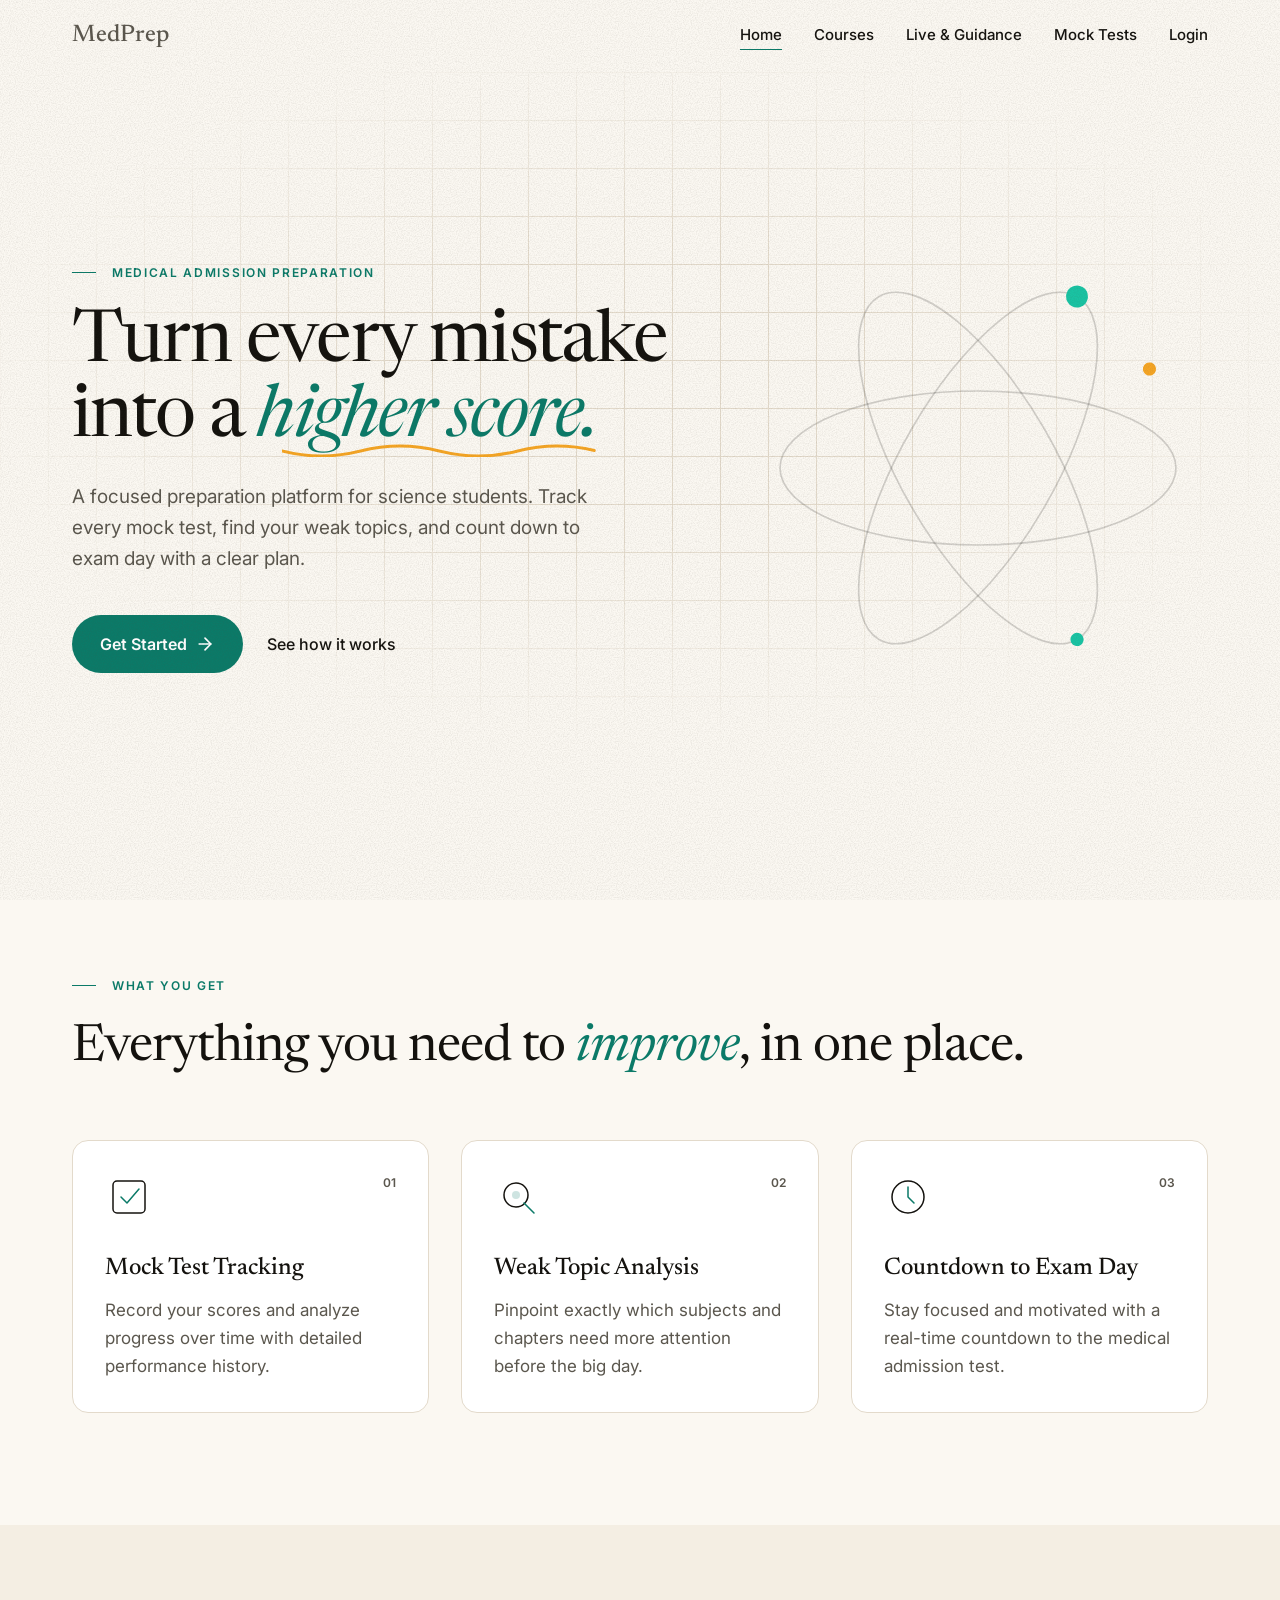
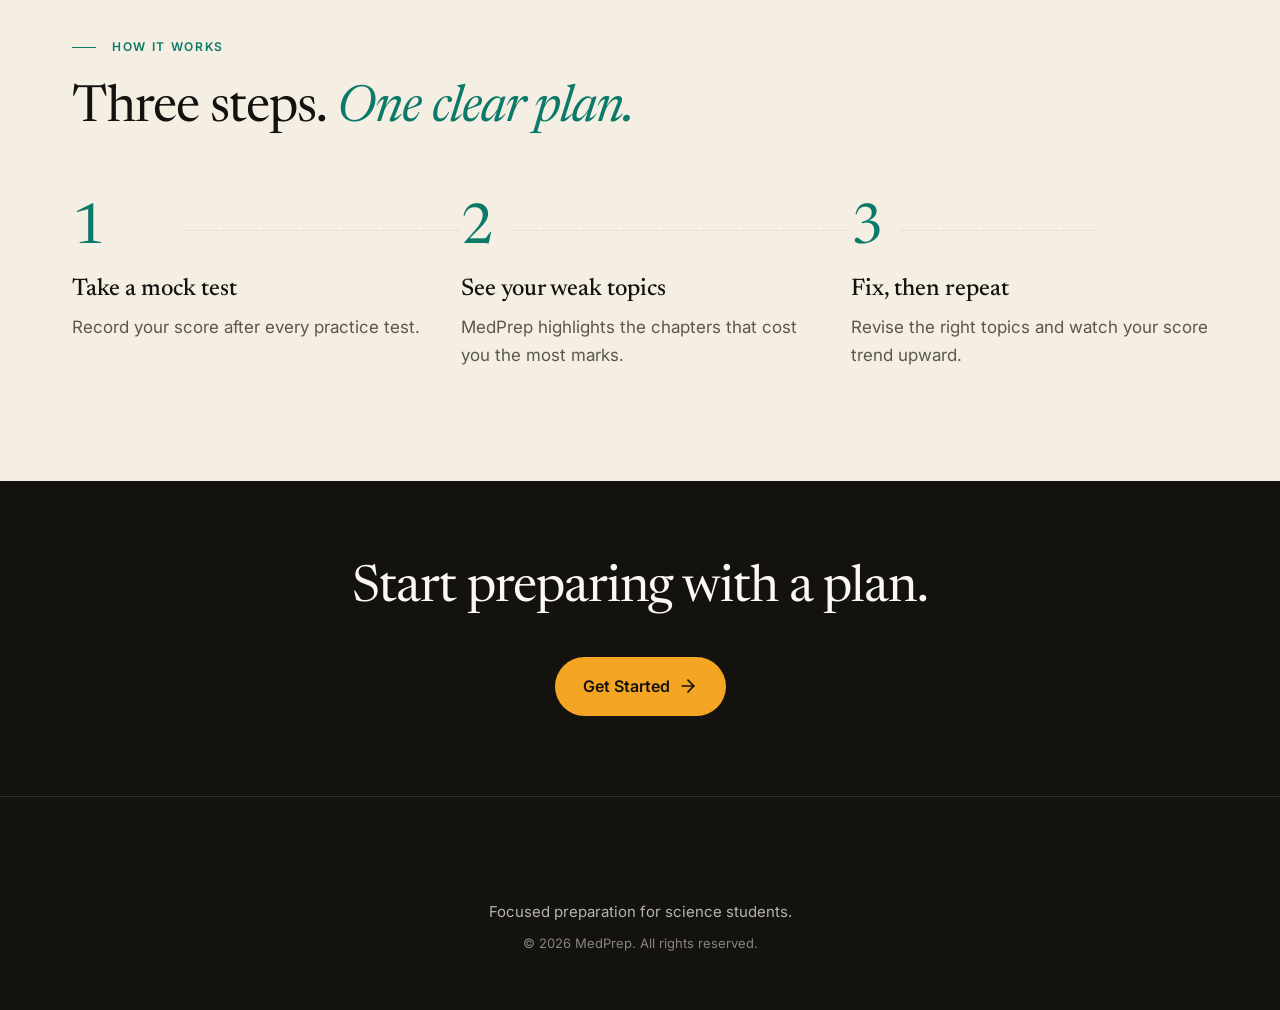
<file: index.html>
<!DOCTYPE html>
<html lang="en">
<head>
  <meta charset="UTF-8">
  <meta name="viewport" content="width=device-width, initial-scale=1.0">
  <meta name="theme-color" content="#FBF8F2">
  <title>MedPrep - Focused preparation for science students</title>

  <!-- Preconnect to Google Fonts -->
  <link rel="preconnect" href="https://fonts.googleapis.com">
  <link rel="preconnect" href="https://fonts.gstatic.com" crossorigin>
  <link href="https://fonts.googleapis.com/css2?family=Inter:wght@400;500;600&family=Newsreader:ital,opsz,wght@0,6..72,400;0,6..72,500;1,6..72,400;1,6..72,500&display=swap" rel="stylesheet">

  <link rel="stylesheet" href="style.css">
</head>
<body>
  <!-- Skip to content -->
  <a href="#main-content" class="skip-link">Skip to content</a>

  <!-- Header -->
  <header id="main-header">
    <div class="container header-inner">
      <a href="index.html" class="wordmark" style="text-decoration: none; color: inherit;">MedPrep</a>

      <!-- Mobile menu toggle -->
      <button class="menu-toggle" aria-expanded="false" aria-controls="main-nav" aria-label="Toggle menu">
        <svg xmlns="http://www.w3.org/2000/svg" width="24" height="24" viewBox="0 0 24 24" fill="none" stroke="currentColor" stroke-width="2" stroke-linecap="round" stroke-linejoin="round">
          <line x1="3" y1="12" x2="21" y2="12"></line>
          <line x1="3" y1="6" x2="21" y2="6"></line>
          <line x1="3" y1="18" x2="21" y2="18"></line>
        </svg>
      </button>

      <!-- Navigation -->
      <nav id="main-nav" aria-label="Main Navigation">
        <ul class="nav-links">
          <li><a href="index.html" aria-current="page">Home</a></li>
          <li><a href="courses.html">Courses</a></li>
          <li><a href="live.html">Live & Guidance</a></li>
          <li><a href="#">Mock Tests</a></li>
          <li><a href="#">Login</a></li>
        </ul>
      </nav>
    </div>
  </header>

  <!-- Main Content -->
  <main id="main-content">

    <!-- Hero Section -->
    <section class="hero" aria-labelledby="hero-heading">
      <div class="hero-bg" aria-hidden="true"></div>
      <div class="container hero-grid">

        <!-- Hero Text Column -->
        <div class="hero-content">
          <div class="eyebrow hero-fade">Medical admission preparation</div>
          <h1 id="hero-heading">
            <span class="h1-line-wrapper"><span class="h1-line">Turn every mistake</span></span>
            <span class="h1-line-wrapper">
              <span class="h1-line" style="position: relative;">
                into a <em>higher score.</em>
                <!-- Wavy underline -->
                <svg class="wavy-underline" xmlns="http://www.w3.org/2000/svg" viewBox="0 0 400 20" preserveAspectRatio="none" aria-hidden="true" height="20">
                  <path class="wavy-path" d="M0 10 Q 50 20, 100 10 T 200 10 T 300 10 T 400 10" fill="none" stroke="var(--highlight)" stroke-width="3" stroke-linecap="round" />
                </svg>
              </span>
            </span>
          </h1>
          <p class="hero-subline hero-fade">
            A focused preparation platform for science students. Track every mock test, find your weak topics, and count down to exam day with a clear plan.
          </p>
          <div class="hero-actions hero-fade">
            <a href="courses.html" class="btn btn-primary">
              Get Started
              <svg xmlns="http://www.w3.org/2000/svg" width="20" height="20" viewBox="0 0 24 24" fill="none" stroke="currentColor" stroke-width="2" stroke-linecap="round" stroke-linejoin="round" aria-hidden="true">
                <line x1="5" y1="12" x2="19" y2="12"></line>
                <polyline points="12 5 19 12 12 19"></polyline>
              </svg>
            </a>
            <a href="#how-it-works" class="link-quiet">See how it works</a>
          </div>
        </div>

        <!-- Hero Graphic Column -->
        <div class="orbit-wrapper" aria-hidden="true">
          <svg class="orbit-svg" viewBox="0 0 400 400" xmlns="http://www.w3.org/2000/svg">
            <!-- Ellipses -->
            <ellipse cx="200" cy="200" rx="180" ry="70" fill="none" stroke="var(--ink)" stroke-width="1.5" stroke-opacity="0.18" />
            <ellipse cx="200" cy="200" rx="180" ry="70" fill="none" stroke="var(--ink)" stroke-width="1.5" stroke-opacity="0.18" transform="rotate(60 200 200)" />
            <ellipse cx="200" cy="200" rx="180" ry="70" fill="none" stroke="var(--ink)" stroke-width="1.5" stroke-opacity="0.18" transform="rotate(120 200 200)" />
            <!-- Dots -->
            <!-- Orbit 1 dot -->
            <circle cx="380" cy="200" r="6" fill="var(--accent-bright)" transform="rotate(60 200 200)" />
            <!-- Orbit 2 dot -->
            <circle cx="200" cy="20" r="6" fill="var(--highlight)" transform="rotate(60 200 200)" />
            <!-- Orbit 3 dot -->
            <circle cx="20" cy="200" r="10" fill="var(--accent-bright)" transform="rotate(120 200 200)" />
          </svg>
        </div>

      </div>
    </section>

    <!-- Features Section -->
    <section class="features" aria-labelledby="features-heading">
      <div class="container">
        <div class="features-header reveal" style="--d: 0">
          <div class="eyebrow">What you get</div>
          <h2 id="features-heading">Everything you need to <em>improve</em>, in one place.</h2>
        </div>

        <div class="features-grid">
          <!-- Feature 1 -->
          <div class="feature-card reveal" style="--d: 1">
            <div class="feature-number">01</div>
            <svg class="feature-icon" viewBox="0 0 48 48" fill="none" xmlns="http://www.w3.org/2000/svg" aria-hidden="true">
              <!-- Checklist box with tick -->
              <rect x="8" y="8" width="32" height="32" rx="4" stroke="var(--ink)" stroke-width="1.5" />
              <path class="tick-path" d="M16 24 L22 30 L34 16" stroke="var(--accent)" stroke-width="1.5" stroke-linecap="round" stroke-linejoin="round" stroke-dasharray="40" stroke-dashoffset="40" />
            </svg>
            <h3>Mock Test Tracking</h3>
            <p>Record your scores and analyze progress over time with detailed performance history.</p>
          </div>

          <!-- Feature 2 -->
          <div class="feature-card reveal" style="--d: 2">
            <div class="feature-number">02</div>
            <svg class="feature-icon magnifier-glass" viewBox="0 0 48 48" fill="none" xmlns="http://www.w3.org/2000/svg" aria-hidden="true">
              <!-- Magnifying glass -->
              <circle cx="22" cy="22" r="12" stroke="var(--ink)" stroke-width="1.5" />
              <line x1="30" y1="30" x2="40" y2="40" stroke="var(--accent)" stroke-width="1.5" stroke-linecap="round" />
              <circle cx="22" cy="22" r="4" fill="var(--accent)" opacity="0.2" />
            </svg>
            <h3>Weak Topic Analysis</h3>
            <p>Pinpoint exactly which subjects and chapters need more attention before the big day.</p>
          </div>

          <!-- Feature 3 -->
          <div class="feature-card reveal" style="--d: 3">
            <div class="feature-number">03</div>
            <svg class="feature-icon" viewBox="0 0 48 48" fill="none" xmlns="http://www.w3.org/2000/svg" aria-hidden="true">
              <!-- Clock -->
              <circle cx="24" cy="24" r="16" stroke="var(--ink)" stroke-width="1.5" />
              <path class="clock-hand" d="M24 14 V24 L30 30" stroke="var(--accent)" stroke-width="1.5" stroke-linecap="round" stroke-linejoin="round" />
            </svg>
            <h3>Countdown to Exam Day</h3>
            <p>Stay focused and motivated with a real-time countdown to the medical admission test.</p>
          </div>
        </div>
      </div>
    </section>

    <!-- How it works Section -->
    <section id="how-it-works" class="how-it-works" aria-labelledby="how-it-works-heading">
      <div class="container">
        <div class="reveal" style="--d: 0">
          <div class="eyebrow">How it works</div>
          <h2 id="how-it-works-heading">Three steps. <em>One clear plan.</em></h2>
        </div>

        <div class="steps-container">
          <div class="steps-line" aria-hidden="true"></div>
          <div class="steps-grid">

            <!-- Step 1 -->
            <div class="step reveal" style="--d: 1">
              <div class="step-number">1</div>
              <h3>Take a mock test</h3>
              <p>Record your score after every practice test.</p>
            </div>

            <!-- Step 2 -->
            <div class="step reveal" style="--d: 2">
              <div class="step-number">2</div>
              <h3>See your weak topics</h3>
              <p>MedPrep highlights the chapters that cost you the most marks.</p>
            </div>

            <!-- Step 3 -->
            <div class="step reveal" style="--d: 3">
              <div class="step-number">3</div>
              <h3>Fix, then repeat</h3>
              <p>Revise the right topics and watch your score trend upward.</p>
            </div>

          </div>
        </div>
      </div>
    </section>

    <!-- CTA Band -->
    <section class="cta-band" aria-labelledby="cta-heading">
      <div class="container reveal">
        <h2 id="cta-heading">Start preparing with a plan.</h2>
        <a href="courses.html" class="btn btn-highlight">
          Get Started
          <svg xmlns="http://www.w3.org/2000/svg" width="20" height="20" viewBox="0 0 24 24" fill="none" stroke="currentColor" stroke-width="2" stroke-linecap="round" stroke-linejoin="round" aria-hidden="true">
            <line x1="5" y1="12" x2="19" y2="12"></line>
            <polyline points="12 5 19 12 12 19"></polyline>
          </svg>
        </a>
      </div>
    </section>
  </main>

  <!-- Footer -->
  <footer>
    <div class="container">
      <div class="wordmark"><a href="index.html">MedPrep</a></div>
      <p>Focused preparation for science students.</p>
      <p class="copyright">© 2026 MedPrep. All rights reserved.</p>
    </div>
  </footer>

  <script src="script.js"></script>
</body>
</html>
</file>
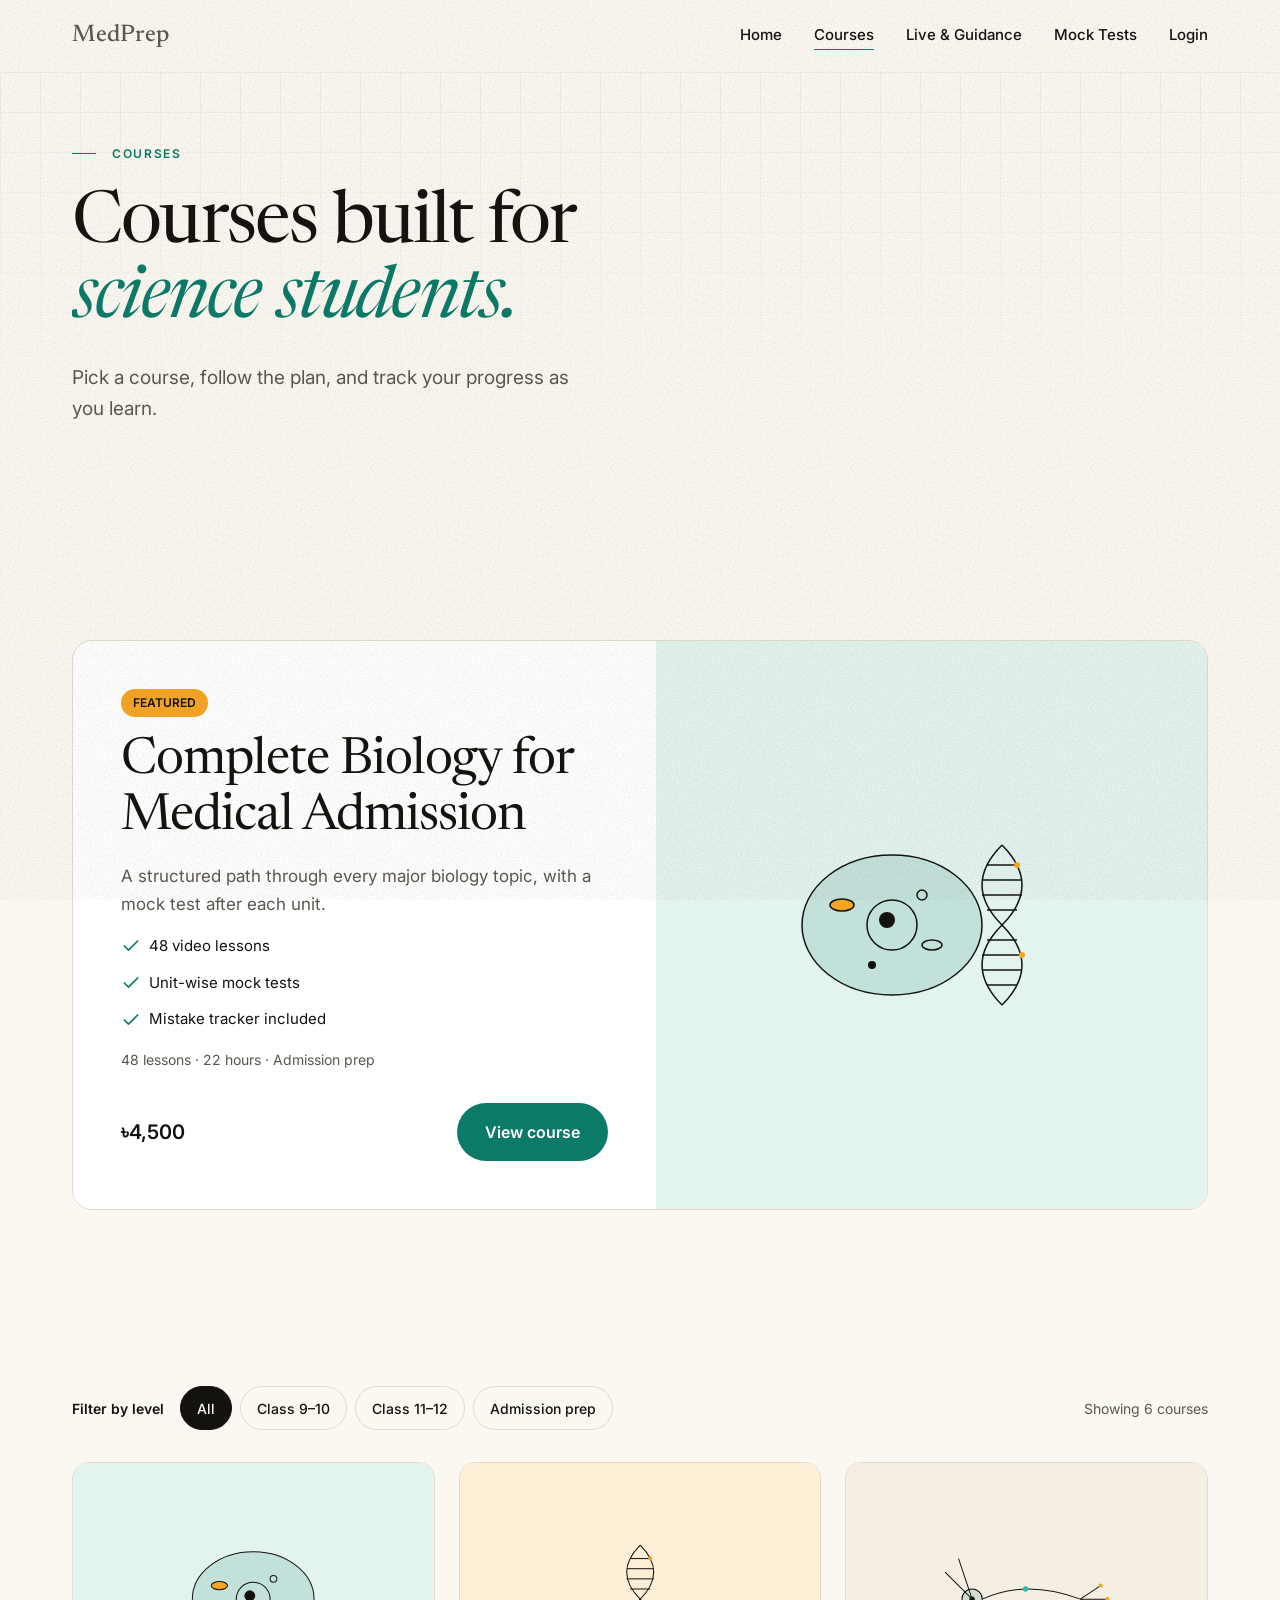
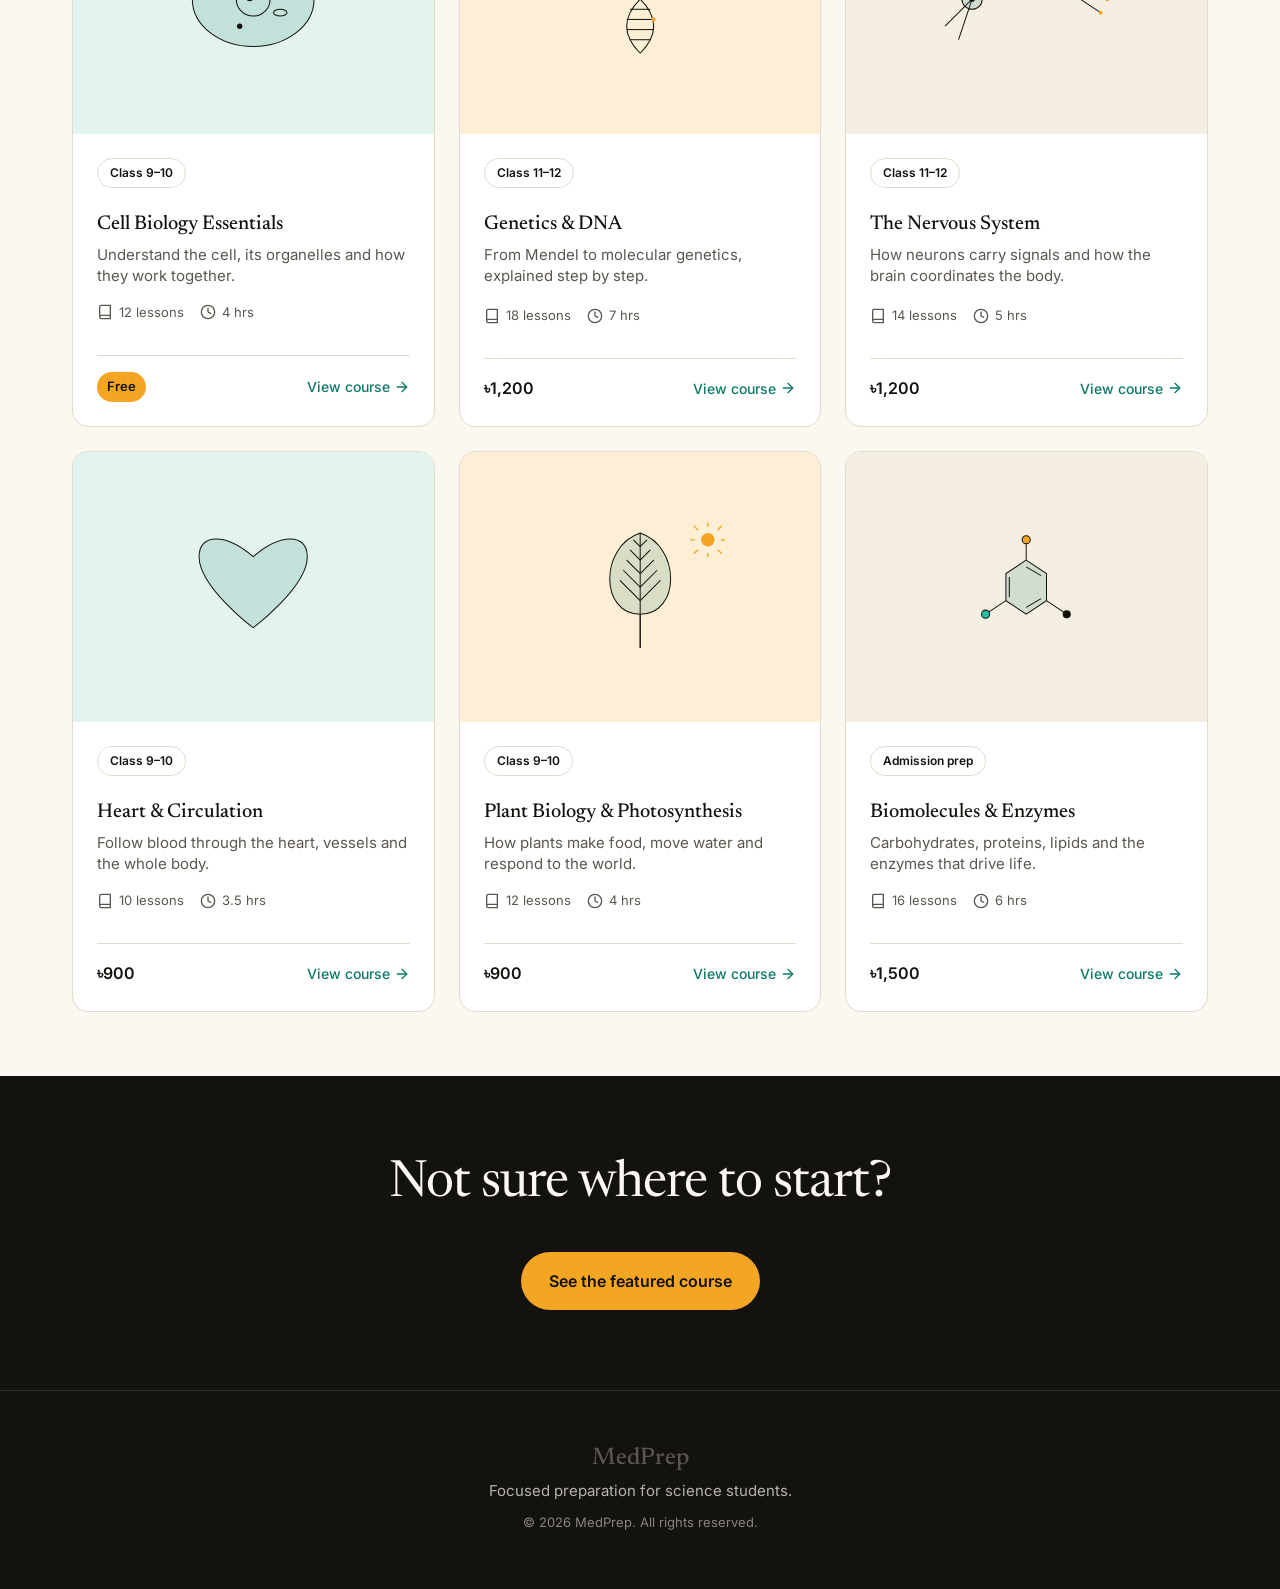
<file: courses.html>
<!DOCTYPE html>
<html lang="en">
<head>
  <meta charset="UTF-8">
  <meta name="viewport" content="width=device-width, initial-scale=1.0">
  <meta name="theme-color" content="#FBF8F2">
  <title>MedPrep - Courses</title>

  <!-- Preconnect to Google Fonts -->
  <link rel="preconnect" href="https://fonts.googleapis.com">
  <link rel="preconnect" href="https://fonts.gstatic.com" crossorigin>
  <link href="https://fonts.googleapis.com/css2?family=Inter:wght@400;500;600&family=Newsreader:ital,opsz,wght@0,6..72,400;0,6..72,500;1,6..72,400;1,6..72,500&display=swap" rel="stylesheet">

  <link rel="stylesheet" href="style.css">
</head>
<body>
  <!-- Skip to content -->
  <a href="#main-content" class="skip-link">Skip to content</a>

  <!-- Header -->
  <header id="main-header">
    <div class="container header-inner">
      <a href="index.html" class="wordmark" style="text-decoration: none; color: inherit;">MedPrep</a>

      <!-- Mobile menu toggle -->
      <button class="menu-toggle" aria-expanded="false" aria-controls="main-nav" aria-label="Toggle menu">
        <svg xmlns="http://www.w3.org/2000/svg" width="24" height="24" viewBox="0 0 24 24" fill="none" stroke="currentColor" stroke-width="2" stroke-linecap="round" stroke-linejoin="round">
          <line x1="3" y1="12" x2="21" y2="12"></line>
          <line x1="3" y1="6" x2="21" y2="6"></line>
          <line x1="3" y1="18" x2="21" y2="18"></line>
        </svg>
      </button>

      <!-- Navigation -->
      <nav id="main-nav" aria-label="Main Navigation">
        <ul class="nav-links">
          <li><a href="index.html">Home</a></li>
          <li><a href="courses.html" aria-current="page">Courses</a></li>
          <li><a href="live.html">Live & Guidance</a></li>
          <li><a href="#">Mock Tests</a></li>
          <li><a href="#">Login</a></li>
        </ul>
      </nav>
    </div>
  </header>

  <!-- Main Content -->
  <main id="main-content">
    <!-- Page Intro -->
    <section class="page-hero" aria-labelledby="hero-heading">
      <div class="hero-bg" aria-hidden="true"></div>
      <div class="container hero-grid">
        <div class="hero-content">
          <div class="eyebrow hero-fade">Courses</div>
          <h1 id="hero-heading">
            <span class="h1-line-wrapper"><span class="h1-line">Courses built for</span></span>
            <span class="h1-line-wrapper">
              <span class="h1-line" style="position: relative;">
                <em>science students.</em>
              </span>
            </span>
          </h1>
          <p class="hero-subline hero-fade" style="max-width: 520px;">
            Pick a course, follow the plan, and track your progress as you learn.
          </p>
        </div>
      </div>
    </section>

    <!-- Featured Course -->
    <section id="featured" aria-labelledby="featured-heading">
      <div class="container reveal" style="--d: 1;">
        <div class="featured-card">
          <div class="featured-text">
            <div class="featured-pill">Featured</div>
            <h2 id="featured-heading">Complete Biology for Medical Admission</h2>
            <p>A structured path through every major biology topic, with a mock test after each unit.</p>
            <ul class="featured-checks">
              <li>
                <svg viewBox="0 0 24 24" fill="none" stroke="currentColor" stroke-width="2" stroke-linecap="round" stroke-linejoin="round" aria-hidden="true"><polyline points="20 6 9 17 4 12"></polyline></svg>
                48 video lessons
              </li>
              <li>
                <svg viewBox="0 0 24 24" fill="none" stroke="currentColor" stroke-width="2" stroke-linecap="round" stroke-linejoin="round" aria-hidden="true"><polyline points="20 6 9 17 4 12"></polyline></svg>
                Unit-wise mock tests
              </li>
              <li>
                <svg viewBox="0 0 24 24" fill="none" stroke="currentColor" stroke-width="2" stroke-linecap="round" stroke-linejoin="round" aria-hidden="true"><polyline points="20 6 9 17 4 12"></polyline></svg>
                Mistake tracker included
              </li>
            </ul>
            <div class="meta-row">48 lessons · 22 hours · Admission prep</div>
            <div class="featured-footer">
              <div class="price">৳4,500</div>
              <a href="#" class="btn btn-primary">View course</a>
            </div>
          </div>
          <div class="featured-illustration" style="background-color: var(--tint-teal);" aria-hidden="true">
            <svg viewBox="0 0 320 240" xmlns="http://www.w3.org/2000/svg" class="ill-featured">
              <!-- Cell (left side) -->
              <g transform="translate(-40, 0)">
                <ellipse cx="160" cy="120" rx="90" ry="70" fill="var(--accent)" fill-opacity="0.15" stroke="var(--ink)" stroke-width="1.5" />
                <circle cx="160" cy="120" r="25" fill="none" stroke="var(--ink)" stroke-width="1.5" />
                <circle cx="155" cy="115" r="8" fill="var(--ink)" />
                <ellipse cx="110" cy="100" rx="12" ry="6" fill="var(--highlight)" stroke="var(--ink)" stroke-width="1.5" class="anim-drift" style="animation-delay: 0s;" />
                <ellipse cx="200" cy="140" rx="10" ry="5" fill="none" stroke="var(--ink)" stroke-width="1.5" class="anim-drift" style="animation-delay: -2s;" />
                <circle cx="140" cy="160" r="4" fill="var(--ink)" class="anim-drift" style="animation-delay: -4s;" />
                <circle cx="190" cy="90" r="5" fill="none" stroke="var(--ink)" stroke-width="1.5" class="anim-drift" style="animation-delay: -1s;" />
              </g>
              <!-- DNA (right side) -->
              <g transform="translate(70, 0)" class="anim-float">
                <path d="M160 40 Q200 80 160 120 T160 200" fill="none" stroke="var(--ink)" stroke-width="1.5" />
                <path d="M160 40 Q120 80 160 120 T160 200" fill="none" stroke="var(--ink)" stroke-width="1.5" />
                <line x1="145" y1="60" x2="175" y2="60" stroke="var(--ink)" stroke-width="1.5" />
                <line x1="140" y1="75" x2="180" y2="75" stroke="var(--ink)" stroke-width="1.5" />
                <line x1="140" y1="90" x2="180" y2="90" stroke="var(--ink)" stroke-width="1.5" />
                <line x1="145" y1="105" x2="175" y2="105" stroke="var(--ink)" stroke-width="1.5" />
                <line x1="145" y1="135" x2="175" y2="135" stroke="var(--ink)" stroke-width="1.5" />
                <line x1="140" y1="150" x2="180" y2="150" stroke="var(--ink)" stroke-width="1.5" />
                <line x1="140" y1="165" x2="180" y2="165" stroke="var(--ink)" stroke-width="1.5" />
                <line x1="145" y1="180" x2="175" y2="180" stroke="var(--ink)" stroke-width="1.5" />
                <circle cx="175" cy="60" r="3" fill="var(--highlight)" />
                <circle cx="180" cy="150" r="3" fill="var(--highlight)" />
              </g>
            </svg>
          </div>
        </div>
      </div>
    </section>

    <!-- Courses List Section -->
    <section class="courses-list">
      <div class="container">
        <div class="filter-row">
          <span class="filter-label" id="filter-label">Filter by level</span>
          <div class="filter-chips" role="group" aria-labelledby="filter-label">
            <button type="button" class="chip" aria-pressed="true" data-filter="all">All</button>
            <button type="button" class="chip" aria-pressed="false" data-filter="Class 9–10">Class 9–10</button>
            <button type="button" class="chip" aria-pressed="false" data-filter="Class 11–12">Class 11–12</button>
            <button type="button" class="chip" aria-pressed="false" data-filter="Admission prep">Admission prep</button>
          </div>
          <div class="filter-count" aria-live="polite">Showing 6 courses</div>
        </div>

        <div class="course-grid">
          <!-- Card 1 -->
          <article class="course-card reveal" style="--d: 1;" data-level="Class 9–10">
            <div class="card-thumb" style="background-color: var(--tint-teal);" aria-hidden="true">
              <svg viewBox="0 0 320 240" xmlns="http://www.w3.org/2000/svg">
                <ellipse cx="160" cy="120" rx="90" ry="70" fill="var(--accent)" fill-opacity="0.15" stroke="var(--ink)" stroke-width="1.5" />
                <circle cx="160" cy="120" r="25" fill="none" stroke="var(--ink)" stroke-width="1.5" />
                <circle cx="155" cy="115" r="8" fill="var(--ink)" />
                <ellipse cx="110" cy="100" rx="12" ry="6" fill="var(--highlight)" stroke="var(--ink)" stroke-width="1.5" class="anim-drift" style="animation-delay: 0s;" />
                <ellipse cx="200" cy="140" rx="10" ry="5" fill="none" stroke="var(--ink)" stroke-width="1.5" class="anim-drift" style="animation-delay: -2s;" />
                <circle cx="140" cy="160" r="4" fill="var(--ink)" class="anim-drift" style="animation-delay: -4s;" />
                <circle cx="190" cy="90" r="5" fill="none" stroke="var(--ink)" stroke-width="1.5" class="anim-drift" style="animation-delay: -1s;" />
              </svg>
            </div>
            <div class="card-content">
              <span class="card-pill">Class 9–10</span>
              <h3 class="card-title"><a href="#" class="stretched-link">Cell Biology Essentials</a></h3>
              <p class="card-desc">Understand the cell, its organelles and how they work together.</p>
              <div class="card-meta">
                <span class="meta-item"><svg width="16" height="16" viewBox="0 0 24 24" fill="none" stroke="currentColor" stroke-width="2" stroke-linecap="round" stroke-linejoin="round"><path d="M4 19.5v-15A2.5 2.5 0 0 1 6.5 2H20v20H6.5a2.5 2.5 0 0 1 0-5H20"/></svg> 12 lessons</span>
                <span class="meta-item"><svg width="16" height="16" viewBox="0 0 24 24" fill="none" stroke="currentColor" stroke-width="2" stroke-linecap="round" stroke-linejoin="round"><circle cx="12" cy="12" r="10"/><polyline points="12 6 12 12 16 14"/></svg> 4 hrs</span>
              </div>
              <div class="card-footer">
                <!-- Prices placeholder -->
                <span class="price-pill">Free</span>
                <span class="view-link">View course <svg width="16" height="16" viewBox="0 0 24 24" fill="none" stroke="currentColor" stroke-width="2" stroke-linecap="round" stroke-linejoin="round"><line x1="5" y1="12" x2="19" y2="12"/><polyline points="12 5 19 12 12 19"/></svg></span>
              </div>
            </div>
          </article>

          <!-- Card 2 -->
          <article class="course-card reveal" style="--d: 2;" data-level="Class 11–12">
            <div class="card-thumb" style="background-color: var(--tint-amber);" aria-hidden="true">
              <svg viewBox="0 0 320 240" xmlns="http://www.w3.org/2000/svg" class="anim-float">
                <path d="M160 40 Q200 80 160 120 T160 200" fill="none" stroke="var(--ink)" stroke-width="1.5" />
                <path d="M160 40 Q120 80 160 120 T160 200" fill="none" stroke="var(--ink)" stroke-width="1.5" />
                <line x1="145" y1="60" x2="175" y2="60" stroke="var(--ink)" stroke-width="1.5" />
                <line x1="140" y1="75" x2="180" y2="75" stroke="var(--ink)" stroke-width="1.5" />
                <line x1="140" y1="90" x2="180" y2="90" stroke="var(--ink)" stroke-width="1.5" />
                <line x1="145" y1="105" x2="175" y2="105" stroke="var(--ink)" stroke-width="1.5" />
                <line x1="145" y1="135" x2="175" y2="135" stroke="var(--ink)" stroke-width="1.5" />
                <line x1="140" y1="150" x2="180" y2="150" stroke="var(--ink)" stroke-width="1.5" />
                <line x1="140" y1="165" x2="180" y2="165" stroke="var(--ink)" stroke-width="1.5" />
                <line x1="145" y1="180" x2="175" y2="180" stroke="var(--ink)" stroke-width="1.5" />
                <circle cx="175" cy="60" r="3" fill="var(--highlight)" />
                <circle cx="180" cy="150" r="3" fill="var(--highlight)" />
              </svg>
            </div>
            <div class="card-content">
              <span class="card-pill">Class 11–12</span>
              <h3 class="card-title"><a href="#" class="stretched-link">Genetics & DNA</a></h3>
              <p class="card-desc">From Mendel to molecular genetics, explained step by step.</p>
              <div class="card-meta">
                <span class="meta-item"><svg width="16" height="16" viewBox="0 0 24 24" fill="none" stroke="currentColor" stroke-width="2" stroke-linecap="round" stroke-linejoin="round"><path d="M4 19.5v-15A2.5 2.5 0 0 1 6.5 2H20v20H6.5a2.5 2.5 0 0 1 0-5H20"/></svg> 18 lessons</span>
                <span class="meta-item"><svg width="16" height="16" viewBox="0 0 24 24" fill="none" stroke="currentColor" stroke-width="2" stroke-linecap="round" stroke-linejoin="round"><circle cx="12" cy="12" r="10"/><polyline points="12 6 12 12 16 14"/></svg> 7 hrs</span>
              </div>
              <div class="card-footer">
                <!-- Prices placeholder -->
                <span class="price">৳1,200</span>
                <span class="view-link">View course <svg width="16" height="16" viewBox="0 0 24 24" fill="none" stroke="currentColor" stroke-width="2" stroke-linecap="round" stroke-linejoin="round"><line x1="5" y1="12" x2="19" y2="12"/><polyline points="12 5 19 12 12 19"/></svg></span>
              </div>
            </div>
          </article>

          <!-- Card 3 -->
          <article class="course-card reveal" style="--d: 3;" data-level="Class 11–12">
            <div class="card-thumb" style="background-color: var(--tint-paper);" aria-hidden="true">
              <svg viewBox="0 0 320 240" xmlns="http://www.w3.org/2000/svg">
                <path d="M80 120 L40 80 M80 120 L40 160 M80 120 L60 60 M80 120 L60 180" stroke="var(--ink)" stroke-width="1.5" />
                <circle cx="80" cy="120" r="15" fill="var(--accent)" fill-opacity="0.15" stroke="var(--ink)" stroke-width="1.5" />
                <circle cx="80" cy="120" r="4" fill="var(--ink)" />
                <path d="M95 120 Q160 90 240 120" fill="none" stroke="var(--ink)" stroke-width="1.5" class="anim-axon-path" id="axon" />
                <circle r="4" fill="var(--accent-bright)">
                  <animateMotion dur="3s" repeatCount="indefinite" path="M95 120 Q160 90 240 120" />
                </circle>
                <path d="M240 120 L270 100 M240 120 L280 120 M240 120 L270 140" stroke="var(--ink)" stroke-width="1.5" />
                <circle cx="270" cy="100" r="3" fill="var(--highlight)" />
                <circle cx="280" cy="120" r="3" fill="var(--highlight)" />
                <circle cx="270" cy="140" r="3" fill="var(--highlight)" />
              </svg>
            </div>
            <div class="card-content">
              <span class="card-pill">Class 11–12</span>
              <h3 class="card-title"><a href="#" class="stretched-link">The Nervous System</a></h3>
              <p class="card-desc">How neurons carry signals and how the brain coordinates the body.</p>
              <div class="card-meta">
                <span class="meta-item"><svg width="16" height="16" viewBox="0 0 24 24" fill="none" stroke="currentColor" stroke-width="2" stroke-linecap="round" stroke-linejoin="round"><path d="M4 19.5v-15A2.5 2.5 0 0 1 6.5 2H20v20H6.5a2.5 2.5 0 0 1 0-5H20"/></svg> 14 lessons</span>
                <span class="meta-item"><svg width="16" height="16" viewBox="0 0 24 24" fill="none" stroke="currentColor" stroke-width="2" stroke-linecap="round" stroke-linejoin="round"><circle cx="12" cy="12" r="10"/><polyline points="12 6 12 12 16 14"/></svg> 5 hrs</span>
              </div>
              <div class="card-footer">
                <!-- Prices placeholder -->
                <span class="price">৳1,200</span>
                <span class="view-link">View course <svg width="16" height="16" viewBox="0 0 24 24" fill="none" stroke="currentColor" stroke-width="2" stroke-linecap="round" stroke-linejoin="round"><line x1="5" y1="12" x2="19" y2="12"/><polyline points="12 5 19 12 12 19"/></svg></span>
              </div>
            </div>
          </article>

          <!-- Card 4 -->
          <article class="course-card reveal" style="--d: 4;" data-level="Class 9–10">
            <div class="card-thumb" style="background-color: var(--tint-teal);" aria-hidden="true">
              <svg viewBox="0 0 320 240" xmlns="http://www.w3.org/2000/svg">
                <path d="M160 180 C 160 180, 80 120, 80 75 C 80 40, 120 40, 160 75 C 200 40, 240 40, 240 75 C 240 120, 160 180, 160 180 Z" fill="var(--accent)" fill-opacity="0.15" stroke="var(--ink)" stroke-width="1.5" />
                <path d="M60 120 L110 120 L130 60 L180 160 L210 120 L260 120" fill="none" stroke="var(--highlight)" stroke-width="1.5" class="anim-ecg" stroke-linecap="round" stroke-linejoin="round" />
              </svg>
            </div>
            <div class="card-content">
              <span class="card-pill">Class 9–10</span>
              <h3 class="card-title"><a href="#" class="stretched-link">Heart & Circulation</a></h3>
              <p class="card-desc">Follow blood through the heart, vessels and the whole body.</p>
              <div class="card-meta">
                <span class="meta-item"><svg width="16" height="16" viewBox="0 0 24 24" fill="none" stroke="currentColor" stroke-width="2" stroke-linecap="round" stroke-linejoin="round"><path d="M4 19.5v-15A2.5 2.5 0 0 1 6.5 2H20v20H6.5a2.5 2.5 0 0 1 0-5H20"/></svg> 10 lessons</span>
                <span class="meta-item"><svg width="16" height="16" viewBox="0 0 24 24" fill="none" stroke="currentColor" stroke-width="2" stroke-linecap="round" stroke-linejoin="round"><circle cx="12" cy="12" r="10"/><polyline points="12 6 12 12 16 14"/></svg> 3.5 hrs</span>
              </div>
              <div class="card-footer">
                <!-- Prices placeholder -->
                <span class="price">৳900</span>
                <span class="view-link">View course <svg width="16" height="16" viewBox="0 0 24 24" fill="none" stroke="currentColor" stroke-width="2" stroke-linecap="round" stroke-linejoin="round"><line x1="5" y1="12" x2="19" y2="12"/><polyline points="12 5 19 12 12 19"/></svg></span>
              </div>
            </div>
          </article>

          <!-- Card 5 -->
          <article class="course-card reveal" style="--d: 5;" data-level="Class 9–10">
            <div class="card-thumb" style="background-color: var(--tint-amber);" aria-hidden="true">
              <svg viewBox="0 0 320 240" xmlns="http://www.w3.org/2000/svg">
                <path d="M160 210 Q 160 180, 160 160 C 100 160, 100 60, 160 40 C 220 60, 220 160, 160 160" fill="var(--accent)" fill-opacity="0.15" stroke="var(--ink)" stroke-width="1.5" />
                <path d="M160 210 L160 40" stroke="var(--ink)" stroke-width="1.5" />
                <!-- 5 pairs of side veins -->
                <path d="M160 140 L130 110 M160 140 L190 110" stroke="var(--ink)" stroke-width="1.5" />
                <path d="M160 120 L135 95 M160 120 L185 95" stroke="var(--ink)" stroke-width="1.5" />
                <path d="M160 100 L140 80 M160 100 L180 80" stroke="var(--ink)" stroke-width="1.5" />
                <path d="M160 80 L145 65 M160 80 L175 65" stroke="var(--ink)" stroke-width="1.5" />
                <path d="M160 60 L150 50 M160 60 L170 50" stroke="var(--ink)" stroke-width="1.5" />

                <g class="anim-sun">
                  <circle cx="260" cy="50" r="10" fill="var(--highlight)" />
                  <path d="M260 30 L260 25 M260 70 L260 75 M240 50 L235 50 M280 50 L285 50 M245 35 L240 30 M275 65 L280 70 M245 65 L240 70 M275 35 L280 30" stroke="var(--highlight)" stroke-width="2" stroke-linecap="round" />
                </g>
              </svg>
            </div>
            <div class="card-content">
              <span class="card-pill">Class 9–10</span>
              <h3 class="card-title"><a href="#" class="stretched-link">Plant Biology & Photosynthesis</a></h3>
              <p class="card-desc">How plants make food, move water and respond to the world.</p>
              <div class="card-meta">
                <span class="meta-item"><svg width="16" height="16" viewBox="0 0 24 24" fill="none" stroke="currentColor" stroke-width="2" stroke-linecap="round" stroke-linejoin="round"><path d="M4 19.5v-15A2.5 2.5 0 0 1 6.5 2H20v20H6.5a2.5 2.5 0 0 1 0-5H20"/></svg> 12 lessons</span>
                <span class="meta-item"><svg width="16" height="16" viewBox="0 0 24 24" fill="none" stroke="currentColor" stroke-width="2" stroke-linecap="round" stroke-linejoin="round"><circle cx="12" cy="12" r="10"/><polyline points="12 6 12 12 16 14"/></svg> 4 hrs</span>
              </div>
              <div class="card-footer">
                <!-- Prices placeholder -->
                <span class="price">৳900</span>
                <span class="view-link">View course <svg width="16" height="16" viewBox="0 0 24 24" fill="none" stroke="currentColor" stroke-width="2" stroke-linecap="round" stroke-linejoin="round"><line x1="5" y1="12" x2="19" y2="12"/><polyline points="12 5 19 12 12 19"/></svg></span>
              </div>
            </div>
          </article>

          <!-- Card 6 -->
          <article class="course-card reveal" style="--d: 6;" data-level="Admission prep">
            <div class="card-thumb" style="background-color: var(--tint-paper);" aria-hidden="true">
              <svg viewBox="0 0 320 240" xmlns="http://www.w3.org/2000/svg">
                <!-- Hexagon -->
                <polygon points="160,80 190,100 190,140 160,160 130,140 130,100" fill="var(--accent)" fill-opacity="0.15" stroke="var(--ink)" stroke-width="1.5" />
                <line x1="135" y1="105" x2="135" y2="135" stroke="var(--ink)" stroke-width="1.5" />
                <line x1="160" y1="150" x2="182" y2="137" stroke="var(--ink)" stroke-width="1.5" />
                <line x1="160" y1="90" x2="182" y2="103" stroke="var(--ink)" stroke-width="1.5" />

                <!-- Bobbing atoms -->
                <g class="anim-bob" style="animation-delay: 0s;">
                  <line x1="160" y1="80" x2="160" y2="50" stroke="var(--ink)" stroke-width="1.5" />
                  <circle cx="160" cy="50" r="6" fill="var(--highlight)" stroke="var(--ink)" stroke-width="1.5" />
                </g>
                <g class="anim-bob" style="animation-delay: -1.3s;">
                  <line x1="130" y1="140" x2="100" y2="160" stroke="var(--ink)" stroke-width="1.5" />
                  <circle cx="100" cy="160" r="6" fill="var(--accent-bright)" stroke="var(--ink)" stroke-width="1.5" />
                </g>
                <g class="anim-bob" style="animation-delay: -2.6s;">
                  <line x1="190" y1="140" x2="220" y2="160" stroke="var(--ink)" stroke-width="1.5" />
                  <circle cx="220" cy="160" r="6" fill="var(--ink)" />
                </g>
              </svg>
            </div>
            <div class="card-content">
              <span class="card-pill">Admission prep</span>
              <h3 class="card-title"><a href="#" class="stretched-link">Biomolecules & Enzymes</a></h3>
              <p class="card-desc">Carbohydrates, proteins, lipids and the enzymes that drive life.</p>
              <div class="card-meta">
                <span class="meta-item"><svg width="16" height="16" viewBox="0 0 24 24" fill="none" stroke="currentColor" stroke-width="2" stroke-linecap="round" stroke-linejoin="round"><path d="M4 19.5v-15A2.5 2.5 0 0 1 6.5 2H20v20H6.5a2.5 2.5 0 0 1 0-5H20"/></svg> 16 lessons</span>
                <span class="meta-item"><svg width="16" height="16" viewBox="0 0 24 24" fill="none" stroke="currentColor" stroke-width="2" stroke-linecap="round" stroke-linejoin="round"><circle cx="12" cy="12" r="10"/><polyline points="12 6 12 12 16 14"/></svg> 6 hrs</span>
              </div>
              <div class="card-footer">
                <!-- Prices placeholder -->
                <span class="price">৳1,500</span>
                <span class="view-link">View course <svg width="16" height="16" viewBox="0 0 24 24" fill="none" stroke="currentColor" stroke-width="2" stroke-linecap="round" stroke-linejoin="round"><line x1="5" y1="12" x2="19" y2="12"/><polyline points="12 5 19 12 12 19"/></svg></span>
              </div>
            </div>
          </article>
        </div>
      </div>
    </section>

    <!-- CTA Band -->
    <section class="cta-band" aria-labelledby="cta-heading">
      <div class="container reveal">
        <h2 id="cta-heading">Not sure where to start?</h2>
        <a href="#featured" class="btn btn-highlight">
          See the featured course
        </a>
      </div>
    </section>
  </main>

  <!-- Footer -->
  <footer>
    <div class="container">
      <a href="index.html" class="wordmark" style="text-decoration: none; color: inherit;">MedPrep</a>
      <p>Focused preparation for science students.</p>
      <p class="copyright">© 2026 MedPrep. All rights reserved.</p>
    </div>
  </footer>

  <script src="script.js"></script>
</body>
</html>
</file>
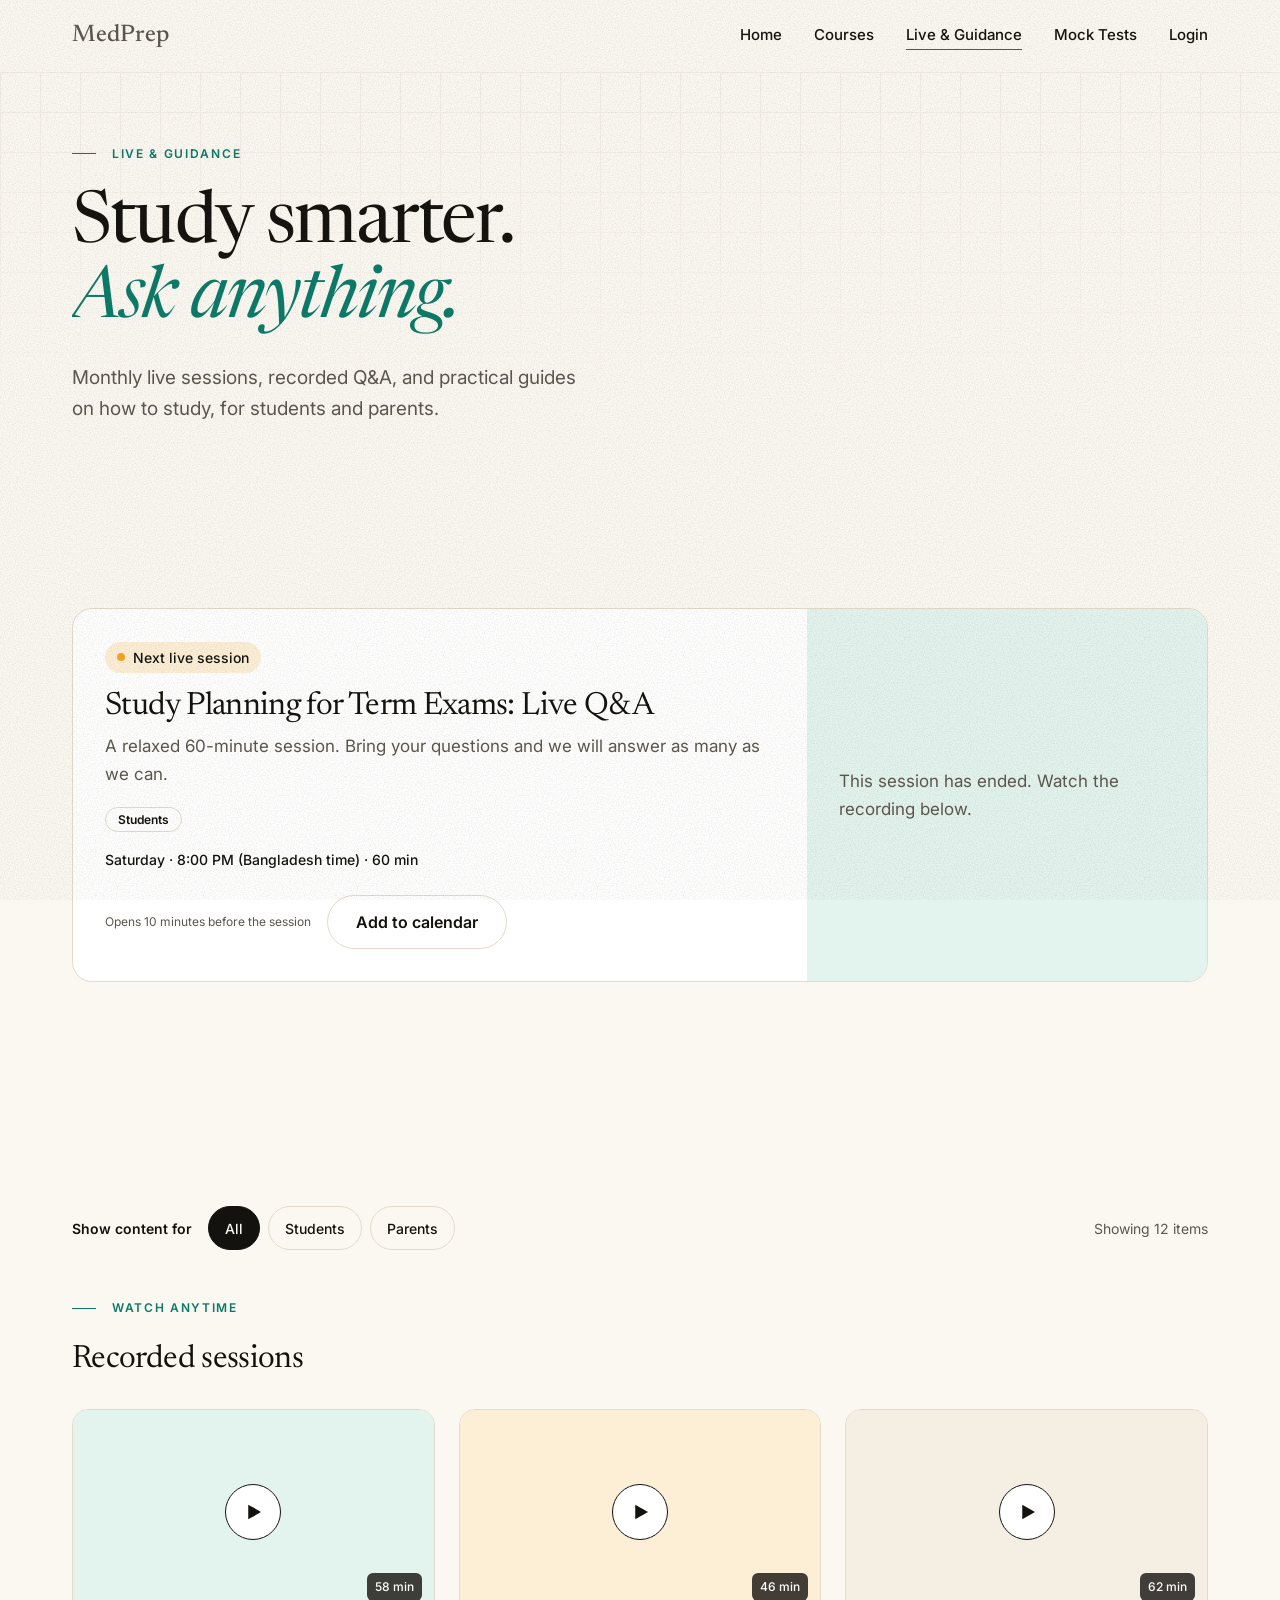
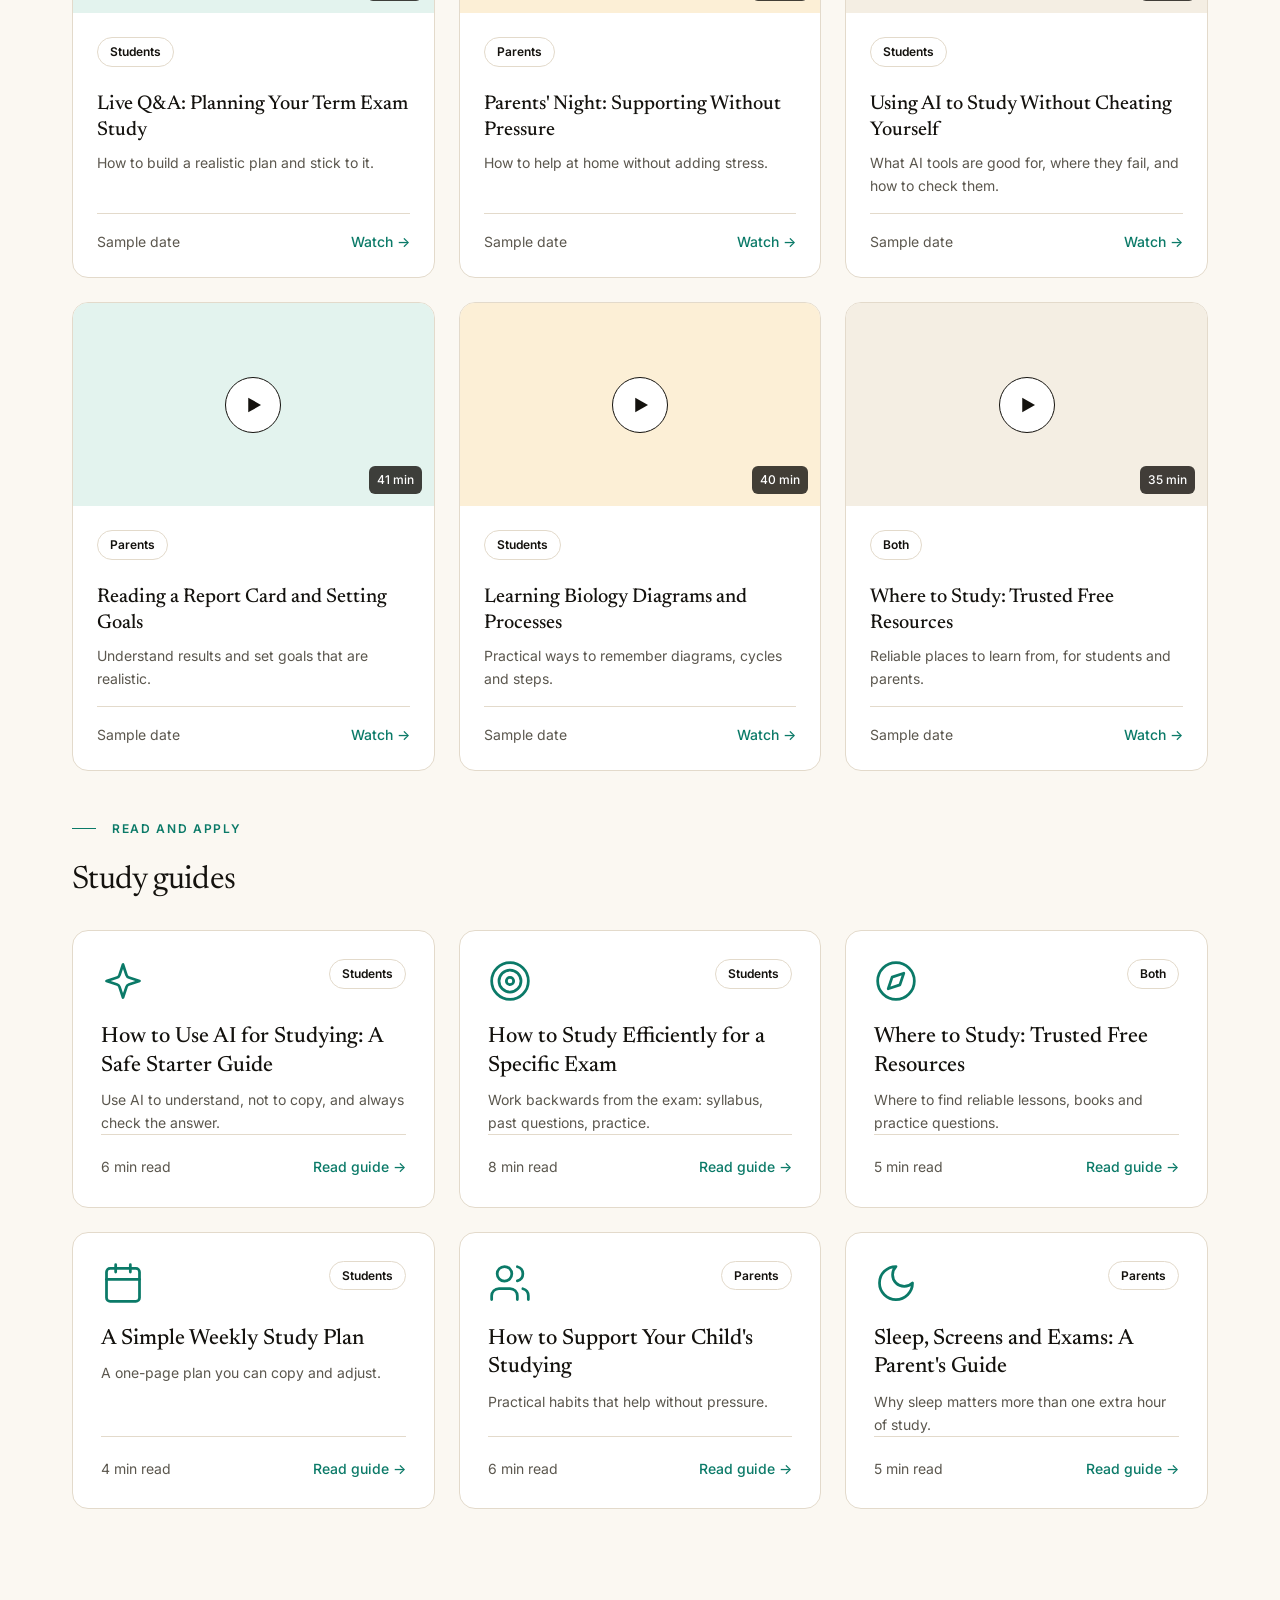
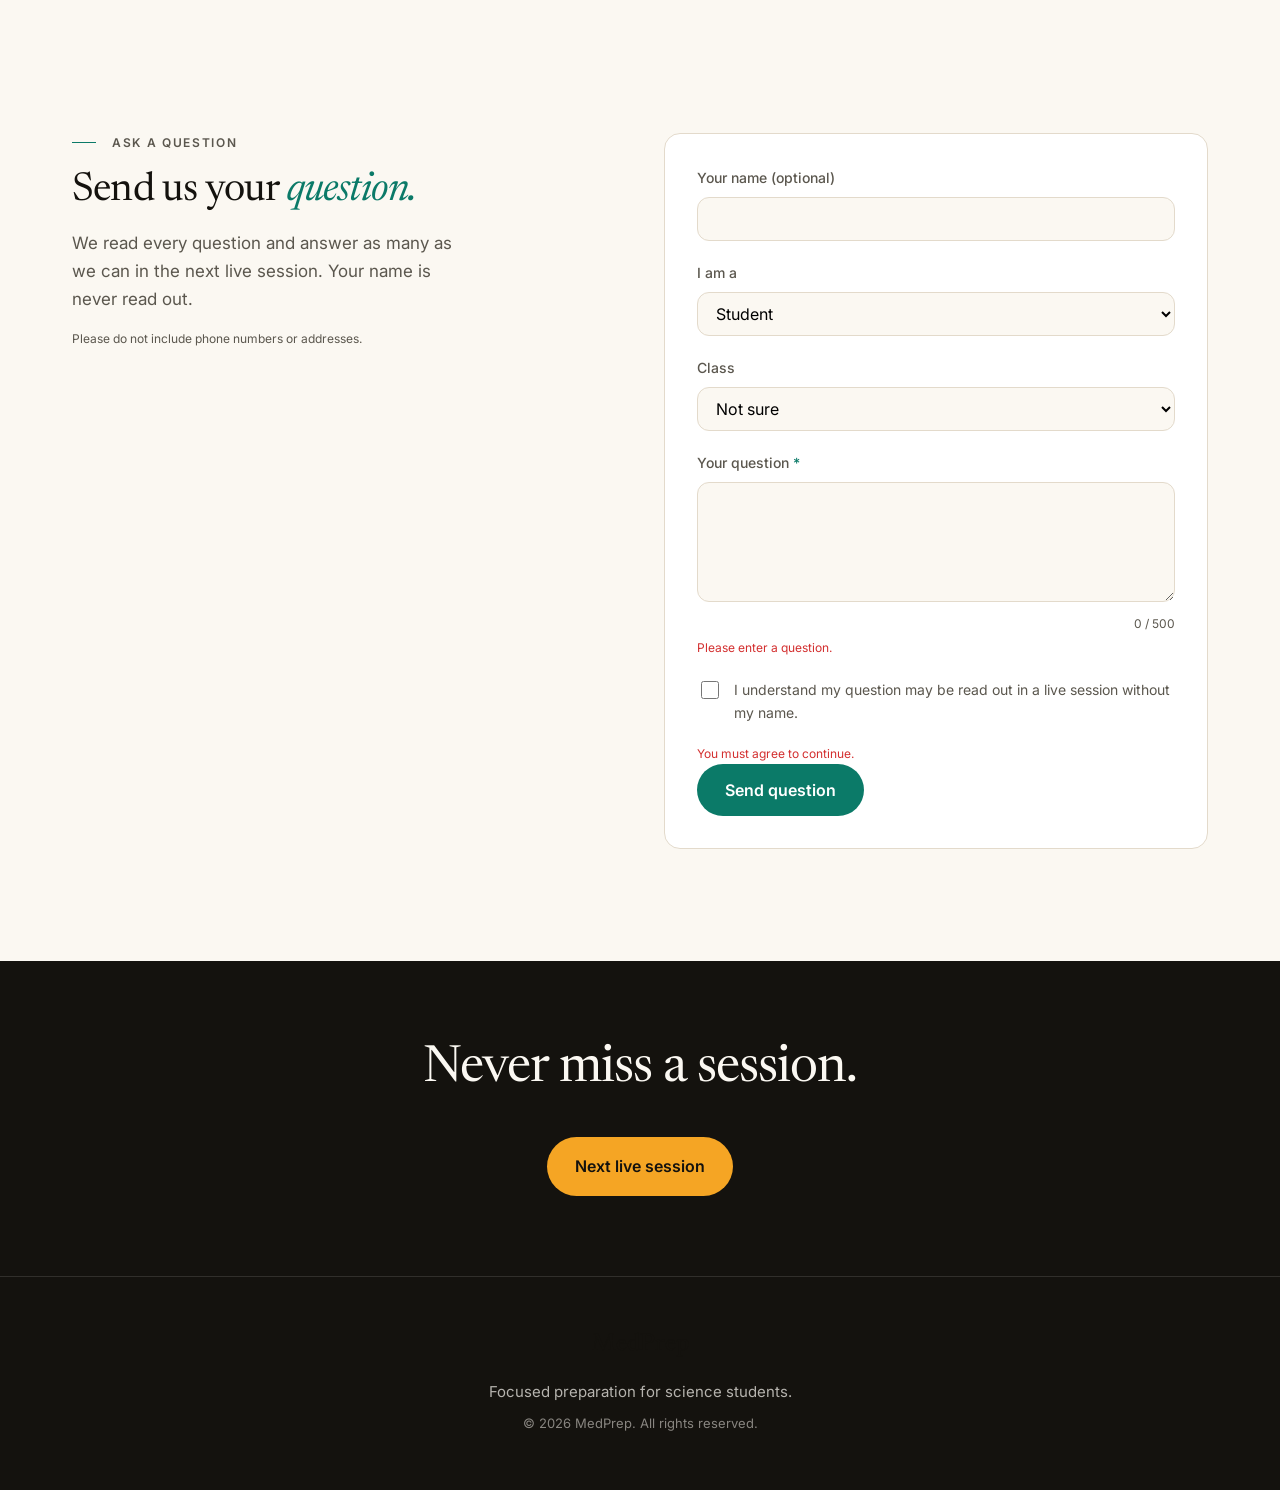
<file: live.html>
<!DOCTYPE html>
<html lang="en">
<head>
  <meta charset="UTF-8">
  <meta name="viewport" content="width=device-width, initial-scale=1.0">
  <meta name="theme-color" content="#FBF8F2">
  <title>MedPrep - Focused preparation for science students</title>

  <!-- Preconnect to Google Fonts -->
  <link rel="preconnect" href="https://fonts.googleapis.com">
  <link rel="preconnect" href="https://fonts.gstatic.com" crossorigin>
  <link href="https://fonts.googleapis.com/css2?family=Inter:wght@400;500;600&family=Newsreader:ital,opsz,wght@0,6..72,400;0,6..72,500;1,6..72,400;1,6..72,500&display=swap" rel="stylesheet">

  <link rel="stylesheet" href="style.css">
</head>
<body>
  <!-- Skip to content -->
  <a href="#main-content" class="skip-link">Skip to content</a>

  <!-- Header -->
  <header id="main-header">
    <div class="container header-inner">
      <a href="index.html" class="wordmark" style="text-decoration: none; color: inherit;">MedPrep</a>

      <!-- Mobile menu toggle -->
      <button class="menu-toggle" aria-expanded="false" aria-controls="main-nav" aria-label="Toggle menu">
        <svg xmlns="http://www.w3.org/2000/svg" width="24" height="24" viewBox="0 0 24 24" fill="none" stroke="currentColor" stroke-width="2" stroke-linecap="round" stroke-linejoin="round">
          <line x1="3" y1="12" x2="21" y2="12"></line>
          <line x1="3" y1="6" x2="21" y2="6"></line>
          <line x1="3" y1="18" x2="21" y2="18"></line>
        </svg>
      </button>

      <!-- Navigation -->
      <nav id="main-nav" aria-label="Main Navigation">
        <ul class="nav-links">
          <li><a href="index.html">Home</a></li>
          <li><a href="courses.html">Courses</a></li>
          <li><a href="live.html" aria-current="page">Live & Guidance</a></li>
          <li><a href="#">Mock Tests</a></li>
          <li><a href="#">Login</a></li>
        </ul>
      </nav>
    </div>
  </header>
  <main id="main-content">
    <!-- PLACEHOLDER CONTENT: All content on this page is placeholder. -->

    <!-- Page Intro -->
    <section class="page-hero" aria-labelledby="hero-heading">
      <div class="hero-bg" aria-hidden="true"></div>
      <div class="container hero-grid">
        <div class="hero-content">
          <p class="eyebrow hero-fade" style="--d: 0">Live & Guidance</p>
          <h1 id="hero-heading">
            <span class="h1-line-wrapper"><span class="h1-line" style="--d: 1">Study smarter.</span></span>
            <span class="h1-line-wrapper"><span class="h1-line" style="--d: 2"><em>Ask anything.</em></span></span>
          </h1>
          <p class="hero-subline hero-fade" style="--d: 3; max-width: 520px;">Monthly live sessions, recorded Q&A, and practical guides on how to study, for students and parents.</p>
        </div>
      </div>
    </section>

    <!-- Next Live Session -->
    <section id="next-live" class="section">
      <div class="container reveal">
        <div class="next-live-card">
          <div class="next-live-info">
            <div class="amber-pill">
              <span class="pulsing-dot" aria-hidden="true"></span>
              Next live session
            </div>
            <h2>Study Planning for Term Exams: Live Q&A</h2>
            <p>A relaxed 60-minute session. Bring your questions and we will answer as many as we can.</p>
            <div class="pill-group">
              <span class="card-pill">Students</span>
            </div>
            <p class="meta-row">Saturday &middot; 8:00 PM (Bangladesh time) &middot; 60 min</p>
            <div class="actions">
              <div class="primary-action">
                <a href="#" class="btn btn-primary" id="join-btn">Join live session</a>
                <span class="small-note">Opens 10 minutes before the session</span>
              </div>
              <button class="btn btn-outline" id="add-to-calendar">Add to calendar</button>
            </div>
          </div>
          <div class="next-live-countdown">
            <!-- 2026-11-07T20:00:00+06:00 is a placeholder date -->
            <div class="countdown-boxes" id="countdown-timer" data-start="2026-11-07T20:00:00+06:00">
              <div class="countdown-box">
                <span class="countdown-val" id="cd-days">00</span>
                <span class="countdown-label">Days</span>
              </div>
              <div class="countdown-box">
                <span class="countdown-val" id="cd-hours">00</span>
                <span class="countdown-label">Hours</span>
              </div>
              <div class="countdown-box">
                <span class="countdown-val" id="cd-mins">00</span>
                <span class="countdown-label">Minutes</span>
              </div>
              <div class="countdown-box">
                <span class="countdown-val" id="cd-secs">00</span>
                <span class="countdown-label">Seconds</span>
              </div>
            </div>
            <p id="countdown-ended-msg" hidden>This session has ended. Watch the recording below.</p>
          </div>
        </div>
      </div>
    </section>

    <!-- Content Library: Filter Row + Recordings + Guides -->
    <section id="library" class="section bg-paper">
      <div class="container">

        <!-- Audience Filter Row -->
        <div class="filter-row reveal">
          <span class="filter-label" id="audience-filter-label">Show content for</span>
          <div class="filter-chips" role="group" aria-labelledby="audience-filter-label" id="audience-filters">
            <button class="chip" aria-pressed="true" data-audience="all">All</button>
            <button class="chip" aria-pressed="false" data-audience="students">Students</button>
            <button class="chip" aria-pressed="false" data-audience="parents">Parents</button>
          </div>
          <span class="filter-count" aria-live="polite" id="audience-filter-count">Showing 12 items</span>
        </div>

        <!-- Recorded Sessions -->
        <div class="library-section">
          <div class="section-header reveal">
            <p class="eyebrow">Watch anytime</p>
            <h2>Recorded sessions</h2>
          </div>
          <div class="grid cards-grid recordings-grid">

            <!-- Recording 1 -->
            <a href="#" class="recording-card reveal" style="--d: 1" data-audience="students">
              <div class="thumbnail-panel bg-tint-teal">
                <svg class="play-btn" xmlns="http://www.w3.org/2000/svg" width="56" height="56" viewBox="0 0 56 56" fill="none">
                  <circle cx="28" cy="28" r="27.5" fill="white" stroke="var(--ink)"/>
                  <path d="M36 28L23.25 35.3612L23.25 20.6388L36 28Z" fill="var(--ink)"/>
                </svg>
                <span class="duration-pill">58 min</span>
              </div>
              <div class="card-content">
                <span class="card-pill">Students</span>
                <h3>Live Q&amp;A: Planning Your Term Exam Study</h3>
                <p class="muted-line">How to build a realistic plan and stick to it.</p>
                <div class="card-footer row">
                  <span class="date">Sample date</span>
                  <span class="action-link">Watch &rarr;</span>
                </div>
              </div>
            </a>

            <!-- Recording 2 -->
            <a href="#" class="recording-card reveal" style="--d: 2" data-audience="parents">
              <div class="thumbnail-panel bg-tint-amber">
                <svg class="play-btn" xmlns="http://www.w3.org/2000/svg" width="56" height="56" viewBox="0 0 56 56" fill="none">
                  <circle cx="28" cy="28" r="27.5" fill="white" stroke="var(--ink)"/>
                  <path d="M36 28L23.25 35.3612L23.25 20.6388L36 28Z" fill="var(--ink)"/>
                </svg>
                <span class="duration-pill">46 min</span>
              </div>
              <div class="card-content">
                <span class="card-pill">Parents</span>
                <h3>Parents' Night: Supporting Without Pressure</h3>
                <p class="muted-line">How to help at home without adding stress.</p>
                <div class="card-footer row">
                  <span class="date">Sample date</span>
                  <span class="action-link">Watch &rarr;</span>
                </div>
              </div>
            </a>

            <!-- Recording 3 -->
            <a href="#" class="recording-card reveal" style="--d: 3" data-audience="students">
              <div class="thumbnail-panel bg-tint-paper">
                <svg class="play-btn" xmlns="http://www.w3.org/2000/svg" width="56" height="56" viewBox="0 0 56 56" fill="none">
                  <circle cx="28" cy="28" r="27.5" fill="white" stroke="var(--ink)"/>
                  <path d="M36 28L23.25 35.3612L23.25 20.6388L36 28Z" fill="var(--ink)"/>
                </svg>
                <span class="duration-pill">62 min</span>
              </div>
              <div class="card-content">
                <span class="card-pill">Students</span>
                <h3>Using AI to Study Without Cheating Yourself</h3>
                <p class="muted-line">What AI tools are good for, where they fail, and how to check them.</p>
                <div class="card-footer row">
                  <span class="date">Sample date</span>
                  <span class="action-link">Watch &rarr;</span>
                </div>
              </div>
            </a>

            <!-- Recording 4 -->
            <a href="#" class="recording-card reveal" style="--d: 4" data-audience="parents">
              <div class="thumbnail-panel bg-tint-teal">
                <svg class="play-btn" xmlns="http://www.w3.org/2000/svg" width="56" height="56" viewBox="0 0 56 56" fill="none">
                  <circle cx="28" cy="28" r="27.5" fill="white" stroke="var(--ink)"/>
                  <path d="M36 28L23.25 35.3612L23.25 20.6388L36 28Z" fill="var(--ink)"/>
                </svg>
                <span class="duration-pill">41 min</span>
              </div>
              <div class="card-content">
                <span class="card-pill">Parents</span>
                <h3>Reading a Report Card and Setting Goals</h3>
                <p class="muted-line">Understand results and set goals that are realistic.</p>
                <div class="card-footer row">
                  <span class="date">Sample date</span>
                  <span class="action-link">Watch &rarr;</span>
                </div>
              </div>
            </a>

            <!-- Recording 5 -->
            <a href="#" class="recording-card reveal" style="--d: 5" data-audience="students">
              <div class="thumbnail-panel bg-tint-amber">
                <svg class="play-btn" xmlns="http://www.w3.org/2000/svg" width="56" height="56" viewBox="0 0 56 56" fill="none">
                  <circle cx="28" cy="28" r="27.5" fill="white" stroke="var(--ink)"/>
                  <path d="M36 28L23.25 35.3612L23.25 20.6388L36 28Z" fill="var(--ink)"/>
                </svg>
                <span class="duration-pill">40 min</span>
              </div>
              <div class="card-content">
                <span class="card-pill">Students</span>
                <h3>Learning Biology Diagrams and Processes</h3>
                <p class="muted-line">Practical ways to remember diagrams, cycles and steps.</p>
                <div class="card-footer row">
                  <span class="date">Sample date</span>
                  <span class="action-link">Watch &rarr;</span>
                </div>
              </div>
            </a>

            <!-- Recording 6 -->
            <a href="#" class="recording-card reveal" style="--d: 6" data-audience="both">
              <div class="thumbnail-panel bg-tint-paper">
                <svg class="play-btn" xmlns="http://www.w3.org/2000/svg" width="56" height="56" viewBox="0 0 56 56" fill="none">
                  <circle cx="28" cy="28" r="27.5" fill="white" stroke="var(--ink)"/>
                  <path d="M36 28L23.25 35.3612L23.25 20.6388L36 28Z" fill="var(--ink)"/>
                </svg>
                <span class="duration-pill">35 min</span>
              </div>
              <div class="card-content">
                <span class="card-pill">Both</span>
                <h3>Where to Study: Trusted Free Resources</h3>
                <p class="muted-line">Reliable places to learn from, for students and parents.</p>
                <div class="card-footer row">
                  <span class="date">Sample date</span>
                  <span class="action-link">Watch &rarr;</span>
                </div>
              </div>
            </a>

          </div>
        </div>

        <!-- Study Guides -->
        <div class="library-section">
          <div class="section-header reveal">
            <p class="eyebrow">Read and apply</p>
            <h2>Study guides</h2>
          </div>
          <div class="grid cards-grid guides-grid">

            <!-- Guide 1 -->
            <a href="#" class="guide-card reveal" style="--d: 1" data-audience="students">
              <div class="guide-header row">
                <svg xmlns="http://www.w3.org/2000/svg" width="44" height="44" viewBox="0 0 24 24" fill="none" stroke="currentColor" stroke-width="1.5" stroke-linecap="round" stroke-linejoin="round" class="guide-icon">
                  <path d="m12 3-1.912 5.813a2 2 0 0 1-1.275 1.275L3 12l5.813 1.912a2 2 0 0 1 1.275 1.275L12 21l1.912-5.813a2 2 0 0 1 1.275-1.275L21 12l-5.813-1.912a2 2 0 0 1-1.275-1.275L12 3Z"/>
                </svg>
                <span class="card-pill">Students</span>
              </div>
              <h3>How to Use AI for Studying: A Safe Starter Guide</h3>
              <p class="muted-line">Use AI to understand, not to copy, and always check the answer.</p>
              <div class="card-footer row">
                <span class="read-time">6 min read</span>
                <span class="action-link">Read guide &rarr;</span>
              </div>
            </a>

            <!-- Guide 2 -->
            <a href="#" class="guide-card reveal" style="--d: 2" data-audience="students">
              <div class="guide-header row">
                <svg xmlns="http://www.w3.org/2000/svg" width="44" height="44" viewBox="0 0 24 24" fill="none" stroke="currentColor" stroke-width="1.5" stroke-linecap="round" stroke-linejoin="round" class="guide-icon">
                  <circle cx="12" cy="12" r="10"/><circle cx="12" cy="12" r="6"/><circle cx="12" cy="12" r="2"/>
                </svg>
                <span class="card-pill">Students</span>
              </div>
              <h3>How to Study Efficiently for a Specific Exam</h3>
              <p class="muted-line">Work backwards from the exam: syllabus, past questions, practice.</p>
              <div class="card-footer row">
                <span class="read-time">8 min read</span>
                <span class="action-link">Read guide &rarr;</span>
              </div>
            </a>

            <!-- Guide 3 -->
            <a href="#" class="guide-card reveal" style="--d: 3" data-audience="both">
              <div class="guide-header row">
                <svg xmlns="http://www.w3.org/2000/svg" width="44" height="44" viewBox="0 0 24 24" fill="none" stroke="currentColor" stroke-width="1.5" stroke-linecap="round" stroke-linejoin="round" class="guide-icon">
                  <circle cx="12" cy="12" r="10"/><polygon points="16.24 7.76 14.12 14.12 7.76 16.24 9.88 9.88 16.24 7.76"/>
                </svg>
                <span class="card-pill">Both</span>
              </div>
              <h3>Where to Study: Trusted Free Resources</h3>
              <p class="muted-line">Where to find reliable lessons, books and practice questions.</p>
              <div class="card-footer row">
                <span class="read-time">5 min read</span>
                <span class="action-link">Read guide &rarr;</span>
              </div>
            </a>

            <!-- Guide 4 -->
            <a href="#" class="guide-card reveal" style="--d: 4" data-audience="students">
              <div class="guide-header row">
                <svg xmlns="http://www.w3.org/2000/svg" width="44" height="44" viewBox="0 0 24 24" fill="none" stroke="currentColor" stroke-width="1.5" stroke-linecap="round" stroke-linejoin="round" class="guide-icon">
                  <rect width="18" height="18" x="3" y="4" rx="2" ry="2"/><line x1="16" x2="16" y1="2" y2="6"/><line x1="8" x2="8" y1="2" y2="6"/><line x1="3" x2="21" y1="10" y2="10"/>
                </svg>
                <span class="card-pill">Students</span>
              </div>
              <h3>A Simple Weekly Study Plan</h3>
              <p class="muted-line">A one-page plan you can copy and adjust.</p>
              <div class="card-footer row">
                <span class="read-time">4 min read</span>
                <span class="action-link">Read guide &rarr;</span>
              </div>
            </a>

            <!-- Guide 5 -->
            <a href="#" class="guide-card reveal" style="--d: 5" data-audience="parents">
              <div class="guide-header row">
                <svg xmlns="http://www.w3.org/2000/svg" width="44" height="44" viewBox="0 0 24 24" fill="none" stroke="currentColor" stroke-width="1.5" stroke-linecap="round" stroke-linejoin="round" class="guide-icon">
                  <path d="M16 21v-2a4 4 0 0 0-4-4H6a4 4 0 0 0-4 4v2"/><circle cx="9" cy="7" r="4"/><path d="M22 21v-2a4 4 0 0 0-3-3.87"/><path d="M16 3.13a4 4 0 0 1 0 7.75"/>
                </svg>
                <span class="card-pill">Parents</span>
              </div>
              <h3>How to Support Your Child's Studying</h3>
              <p class="muted-line">Practical habits that help without pressure.</p>
              <div class="card-footer row">
                <span class="read-time">6 min read</span>
                <span class="action-link">Read guide &rarr;</span>
              </div>
            </a>

            <!-- Guide 6 -->
            <a href="#" class="guide-card reveal" style="--d: 6" data-audience="parents">
              <div class="guide-header row">
                <svg xmlns="http://www.w3.org/2000/svg" width="44" height="44" viewBox="0 0 24 24" fill="none" stroke="currentColor" stroke-width="1.5" stroke-linecap="round" stroke-linejoin="round" class="guide-icon">
                  <path d="M12 3a6 6 0 0 0 9 9 9 9 0 1 1-9-9Z"/>
                </svg>
                <span class="card-pill">Parents</span>
              </div>
              <h3>Sleep, Screens and Exams: A Parent's Guide</h3>
              <p class="muted-line">Why sleep matters more than one extra hour of study.</p>
              <div class="card-footer row">
                <span class="read-time">5 min read</span>
                <span class="action-link">Read guide &rarr;</span>
              </div>
            </a>

          </div>
        </div>
      </div>
    </section>

    <!-- Ask a Question -->
    <section id="ask" class="section">
      <div class="container ask-grid reveal">
        <div class="ask-info">
          <p class="eyebrow">Ask a question</p>
          <h2>Send us your <em>question.</em></h2>
          <p>We read every question and answer as many as we can in the next live session. Your name is never read out.</p>
          <p class="small-note">Please do not include phone numbers or addresses.</p>
        </div>
        <div class="ask-form-container">
          <div id="ask-form-wrapper">
            <!-- No form action used, handled by JS -->
            <div class="form-group">
              <label for="q-name">Your name (optional)</label>
              <input type="text" id="q-name" class="form-control" name="q-name">
            </div>

            <div class="form-group">
              <label for="q-role">I am a</label>
              <select id="q-role" class="form-control" name="q-role">
                <option value="Student">Student</option>
                <option value="Parent">Parent</option>
              </select>
            </div>

            <div class="form-group">
              <label for="q-class">Class</label>
              <select id="q-class" class="form-control" name="q-class">
                <option value="Not sure">Not sure</option>
                <option value="9">9</option>
                <option value="10">10</option>
                <option value="11">11</option>
                <option value="12">12</option>
              </select>
            </div>

            <div class="form-group">
              <label for="q-question">Your question <span aria-hidden="true" class="req">*</span></label>
              <textarea id="q-question" class="form-control" name="q-question" required maxlength="500" aria-describedby="q-char-count q-error"></textarea>
              <div class="form-meta">
                <span id="q-char-count" class="char-count">0 / 500</span>
              </div>
              <span id="q-error" class="inline-error" role="alert" hidden>Please enter a question.</span>
            </div>

            <div class="form-group checkbox-group">
              <input type="checkbox" id="q-consent" name="q-consent" required aria-describedby="consent-error">
              <label for="q-consent">I understand my question may be read out in a live session without my name.</label>
            </div>
            <span id="consent-error" class="inline-error" role="alert" hidden>You must agree to continue.</span>

            <button type="button" class="btn btn-primary" id="submit-question">Send question</button>
          </div>
          <!-- Success message hidden by default -->
          <div id="ask-success" hidden>
            <h3>Thank you! Your question has been noted.</h3>
            <p class="small-note">Demo only: nothing was sent yet.</p>
            <!-- A real submission would go here (e.g. backend fetch or Google Forms submit) -->
          </div>
        </div>
      </div>
    </section>

    <!-- Closing Band -->
    <section class="cta-band" aria-labelledby="live-cta-heading">
      <div class="container reveal">
        <h2 id="live-cta-heading">Never miss a session.</h2>
        <a href="#next-live" class="btn btn-highlight">Next live session</a>
      </div>
    </section>

  </main>

  <!-- Footer -->
  <footer>
    <div class="container">
      <div class="wordmark"><a href="index.html">MedPrep</a></div>
      <p>Focused preparation for science students.</p>
      <p class="copyright">© 2026 MedPrep. All rights reserved.</p>
    </div>
  </footer>

  <script src="script.js"></script>
</body>
</html>
</file>
<file: style.css>
/*
  DESIGN TOKENS
  --ivory: #FBF8F2 (page background)
  --paper: #F4EEE3 (alternate section background)
  --ink: #14120E (main text, dark sections)
  --muted: #5B574E (body text)
  --line: #E3DACB (hairlines, borders)
  --accent: #0B7A68 (buttons, links, italic headline words)
  --accent-dark: #095F51 (button hover)
  --accent-bright: #19C3A3 (decorative shapes only, never text)
  --highlight: #F5A524 (amber: underline stroke, small accents, button on dark background)
  --white: #FFFFFF (card backgrounds)
  --tint-teal: #E3F3EE;
  --tint-amber: #FCEFD6;
  --tint-paper: #F4EEE3;
*/

:root {
  --ivory: #FBF8F2;
  --paper: #F4EEE3;
  --ink: #14120E;
  --muted: #5B574E;
  --line: #E3DACB;
  --accent: #0B7A68;
  --accent-dark: #095F51;
  --accent-bright: #19C3A3;
  --highlight: #F5A524;
  --white: #FFFFFF;
  --tint-teal: #E3F3EE;
  --tint-amber: #FCEFD6;
  --tint-paper: #F4EEE3;
}

/* RESETS */
*, *::before, *::after {
  box-sizing: border-box;
}

html {
  scroll-behavior: smooth;
}

body, h1, h2, h3, h4, p, ul, li, figure, figcaption, blockquote, dl, dd {
  margin: 0;
  padding: 0;
}

body {
  font-family: 'Inter', system-ui, sans-serif;
  font-size: 17px;
  line-height: 1.65;
  color: var(--muted);
  background-color: var(--ivory);
  position: relative;
  overflow-x: hidden;
  -webkit-font-smoothing: antialiased;
  -moz-osx-font-smoothing: grayscale;
}

/* PAPER GRAIN */
body::before {
  content: "";
  position: fixed;
  inset: 0;
  pointer-events: none;
  z-index: 100;
  opacity: 0.18;
  background-size: 240px 240px;
  background-image: url("data:image/svg+xml,%3Csvg xmlns='http://www.w3.org/2000/svg' width='240' height='240'%3E%3Cfilter id='n'%3E%3CfeTurbulence type='fractalNoise' baseFrequency='0.85' numOctaves='2' stitchTiles='stitch'/%3E%3CfeColorMatrix values='0 0 0 0 0.08 0 0 0 0 0.07 0 0 0 0 0.05 1.2 0 0 0 -0.45'/%3E%3C/filter%3E%3Crect width='100%25' height='100%25' filter='url(%23n)'/%3E%3C/svg%3E");
}

/* TYPOGRAPHY */
h1, h2, h3, h4 {
  font-family: 'Newsreader', Georgia, serif;
  color: var(--ink);
  margin: 0;
}

h1 {
  font-size: clamp(2.4rem, 9vw, 3.2rem); /* Mobile overridden below for desktop */
  line-height: 1.04;
  font-weight: 400;
  letter-spacing: -0.025em;
}

@media (min-width: 768px) {
  h1 {
    font-size: clamp(2.75rem, 6.2vw, 4.5rem);
  }
}

h2 {
  font-size: clamp(2rem, 4vw, 3.25rem);
  line-height: 1.1;
  font-weight: 400;
  letter-spacing: -0.02em;
}

h3 {
  font-size: 1.5rem;
  font-weight: 500;
  line-height: 1.3;
}

h1 em, h2 em, h3 em {
  font-style: italic;
  font-weight: 400;
  color: var(--accent);
}

.eyebrow {
  font-family: 'Inter', system-ui, sans-serif;
  font-weight: 600;
  font-size: 12px;
  text-transform: uppercase;
  letter-spacing: 0.14em;
  color: var(--accent);
  display: flex;
  align-items: center;
  gap: 16px;
  margin-bottom: 24px;
}

.eyebrow::before {
  content: "";
  display: block;
  width: 24px;
  height: 1px;
  background-color: var(--accent);
}

a {
  color: var(--ink);
  text-decoration: none;
}

ul {
  list-style: none;
}

/* FOCUS */
:focus-visible {
  outline: 2px solid var(--accent);
  outline-offset: 3px;
}

/* LAYOUT */
.container {
  max-width: 1200px;
  margin: 0 auto;
  padding: 0 20px;
}

@media (min-width: 768px) {
  .container {
    padding: 0 32px;
  }
}

section {
  padding: 64px 0;
  position: relative;
}

@media (min-width: 1024px) {
  section {
    padding: 112px 0;
  }
}

/* SKIP LINK */
.skip-link {
  position: absolute;
  top: -100px;
  left: 0;
  background: var(--ink);
  color: var(--ivory);
  padding: 8px;
  z-index: 1000;
}

.skip-link:focus {
  top: 0;
}

/* BUTTONS */
.btn {
  display: inline-flex;
  align-items: center;
  justify-content: center;
  gap: 8px;
  border-radius: 999px;
  padding: 16px 28px;
  font-family: 'Inter', system-ui, sans-serif;
  font-weight: 600;
  font-size: 16px;
  border: none;
  cursor: pointer;
  transition: all 0.3s cubic-bezier(0.22, 1, 0.36, 1);
  min-height: 44px;
  text-decoration: none;
}

.btn-primary {
  background-color: var(--accent);
  color: var(--white);
}

.btn-primary:hover {
  background-color: var(--accent-dark);
  transform: translateY(-1px);
  box-shadow: 0 8px 24px rgba(11, 122, 104, 0.25);
}

.btn-primary:hover svg {
  transform: translateX(4px);
}

.btn-primary:active {
  transform: scale(0.98);
}

.btn-primary svg {
  transition: transform 0.3s cubic-bezier(0.22, 1, 0.36, 1);
}

.btn-highlight {
  background-color: var(--highlight);
  color: var(--ink);
}

.btn-highlight:hover {
  transform: translateY(-1px);
  box-shadow: 0 8px 24px rgba(245, 165, 36, 0.25);
}

.btn-highlight:active {
  transform: scale(0.98);
}

.link-quiet {
  font-family: 'Inter', system-ui, sans-serif;
  font-weight: 500;
  font-size: 16px;
  color: var(--ink);
  text-decoration: none;
  min-height: 44px;
  display: inline-flex;
  align-items: center;
  transition: color 0.3s;
}

.link-quiet:hover {
  text-decoration: underline;
}

/* HEADER */
header {
  position: sticky;
  top: 0;
  z-index: 50;
  height: 72px;
  display: flex;
  align-items: center;
  transition: background-color 0.3s, border-bottom 0.3s, backdrop-filter 0.3s;
  border-bottom: 1px solid transparent;
}

header.scrolled {
  background-color: rgba(251, 248, 242, 0.85);
  backdrop-filter: blur(10px);
  border-bottom: 1px solid var(--line);
}

.header-inner {
  display: flex;
  justify-content: space-between;
  align-items: center;
  width: 100%;
}

.wordmark {
  font-family: 'Newsreader', Georgia, serif;
  font-weight: 500;
  font-size: 1.5rem;
  color: var(--ink);
}

.nav-links {
  display: flex;
  gap: 32px;
  align-items: center;
}

.nav-links a {
  font-family: 'Inter', system-ui, sans-serif;
  font-weight: 500;
  font-size: 15px;
  color: var(--ink);
  position: relative;
  min-height: 44px;
  display: inline-flex;
  align-items: center;
}

.nav-links a::after {
  content: "";
  position: absolute;
  bottom: 8px;
  left: 0;
  width: 0;
  height: 1px;
  background-color: var(--accent);
  transition: width 250ms cubic-bezier(0.22, 1, 0.36, 1);
}

.nav-links a:hover::after {
  width: 100%;
}

.menu-toggle {
  display: none;
  background: none;
  border: none;
  cursor: pointer;
  min-width: 44px;
  min-height: 44px;
  padding: 0;
  color: var(--ink);
}

/* MOBILE NAV */
@media (max-width: 767px) {
  .nav-links {
    position: fixed;
    top: 72px;
    left: 0;
    width: 100%;
    background-color: var(--ivory);
    flex-direction: column;
    padding: 32px 20px;
    gap: 24px;
    border-bottom: 1px solid var(--line);
    transform: translateY(-100%);
    opacity: 0;
    visibility: hidden;
    transition: all 0.4s cubic-bezier(0.22, 1, 0.36, 1);
    z-index: 40;
  }

  .nav-open .nav-links {
    transform: translateY(0);
    opacity: 1;
    visibility: visible;
  }

  .menu-toggle {
    display: flex;
    align-items: center;
    justify-content: center;
    margin-left: auto;
  }
}

/* HERO */
.hero > .container,
.page-hero > .container {
  width: 100%;
}

.hero {
  min-height: 88vh;
  display: flex;
  align-items: center;
  padding-top: 64px;
  padding-bottom: 64px;
}

.hero-bg {
  position: absolute;
  inset: 0;
  z-index: -1;
  background-image:
    linear-gradient(to right, var(--line) 1px, transparent 1px),
    linear-gradient(to bottom, var(--line) 1px, transparent 1px);
  background-size: 48px 48px;
  mask-image: radial-gradient(ellipse 70% 60% at 50% 40%, #000 30%, transparent 75%);
  -webkit-mask-image: radial-gradient(ellipse 70% 60% at 50% 40%, #000 30%, transparent 75%);
}

.hero-grid {
  display: grid;
  grid-template-columns: 1fr;
  gap: 64px;
  align-items: center;
}

@media (min-width: 1024px) {
  .hero-grid {
    grid-template-columns: 7fr 5fr;
    gap: 32px;
  }
}

.hero-content {
  position: relative;
  z-index: 1;
}

.h1-line-wrapper {
  overflow: hidden;
  display: block;
}

.h1-line {
  display: inline-block;
}

.wavy-underline {
  position: absolute;
  bottom: -4px;
  right: 0;
  width: 60%;
}

.wavy-path {
  stroke-dasharray: 400;
  stroke-dashoffset: 0;
}

html.js .wavy-path {
  stroke-dashoffset: 400;
}

.hero-subline {
  font-size: 19px;
  max-width: 520px;
  margin-top: 24px;
  margin-bottom: 40px;
}

.hero-actions {
  display: flex;
  align-items: center;
  gap: 24px;
  flex-wrap: wrap;
}

.orbit-wrapper {
  width: 100%;
  max-width: 240px;
  margin: 0 auto;
  display: flex;
  justify-content: center;
  align-items: center;
}

@media (min-width: 1024px) {
  .orbit-wrapper {
    max-width: 440px;
  }
}

.orbit-svg {
  width: 100%;
  height: auto;
  animation: rotateOrbit 60s linear infinite;
}

@keyframes rotateOrbit {
  0% { transform: rotate(0deg); }
  100% { transform: rotate(360deg); }
}

/* FEATURES */
.features {
  background-color: var(--ivory);
}

.features-header {
  margin-bottom: 64px;
}

.features-grid {
  display: grid;
  grid-template-columns: 1fr;
  gap: 16px;
}

@media (min-width: 768px) {
  .features-grid {
    grid-template-columns: repeat(2, 1fr);
  }
}

@media (min-width: 1024px) {
  .features-grid {
    grid-template-columns: repeat(3, 1fr);
    gap: 32px;
  }
}

.feature-card {
  background-color: var(--white);
  border: 1px solid var(--line);
  border-radius: 16px;
  padding: 32px;
  position: relative;
  transition: transform 0.3s cubic-bezier(0.22, 1, 0.36, 1),
              border-color 0.3s cubic-bezier(0.22, 1, 0.36, 1),
              box-shadow 0.3s cubic-bezier(0.22, 1, 0.36, 1);
}

.feature-card:hover {
  transform: translateY(-4px);
  border-color: var(--accent);
  box-shadow: 0 16px 40px rgba(20, 18, 14, 0.08);
}

.feature-number {
  position: absolute;
  top: 32px;
  right: 32px;
  font-family: 'Inter', system-ui, sans-serif;
  font-weight: 600;
  font-size: 12px;
  color: var(--muted);
}

.feature-icon {
  margin-bottom: 24px;
  width: 48px;
  height: 48px;
}

.feature-card h3 {
  margin-bottom: 12px;
}

/* HOW IT WORKS */
.how-it-works {
  background-color: var(--paper);
}

.steps-container {
  position: relative;
  margin-top: 64px;
}

.steps-line {
  display: none;
}

@media (min-width: 1024px) {
  .steps-line {
    display: block;
    position: absolute;
    top: 28px;
    left: 10%;
    right: 10%;
    height: 1px;
    border-top: 1px dashed var(--line);
    z-index: 0;
  }
}

.steps-grid {
  display: grid;
  grid-template-columns: 1fr;
  gap: 16px;
  position: relative;
  z-index: 1;
}

@media (min-width: 768px) {
  .steps-grid {
    grid-template-columns: repeat(3, 1fr);
    gap: 32px;
  }
}

.step {
  padding: 0;
}

@media (max-width: 767px) {
  .step {
    padding: 16px;
    background: var(--white);
    border: 1px solid var(--line);
    border-radius: 16px;
  }
}

.step-number {
  font-family: 'Newsreader', Georgia, serif;
  font-weight: 400;
  font-size: 3.5rem;
  color: var(--accent);
  line-height: 1;
  margin-bottom: 16px;
  display: inline-block;
  background-color: var(--paper);
  padding-right: 16px;
}

@media (max-width: 767px) {
  .step-number {
    background-color: var(--white);
  }
}

.step h3 {
  margin-bottom: 8px;
}

/* CTA BAND */
.cta-band {
  background-color: var(--ink);
  color: var(--ivory);
  text-align: center;
  padding: 80px 0;
}

.cta-band h2 {
  color: var(--ivory);
  margin-bottom: 40px;
}

/* FOOTER */
footer {
  background-color: var(--ink);
  border-top: 1px solid rgba(255, 255, 255, 0.12);
  padding: 48px 0;
  text-align: center;
}

footer .wordmark {
  color: var(--ivory);
  margin-bottom: 16px;
}

footer p {
  color: rgba(251, 248, 242, 0.7); /* muted ivory */
  font-size: 15px;
  margin-bottom: 8px;
}

footer .copyright {
  font-size: 13px;
  color: rgba(251, 248, 242, 0.5);
}

/* ICONS ANIMATIONS */
@keyframes slideMagnifier {
  0% { transform: translateX(-4px); }
  100% { transform: translateX(4px); }
}

.magnifier-glass {
  animation: slideMagnifier 4s ease-in-out alternate infinite;
}

@keyframes spinClock {
  0% { transform: rotate(0deg); }
  100% { transform: rotate(360deg); }
}

.clock-hand {
  transform-origin: 24px 24px;
  animation: spinClock 12s linear infinite;
}

/* INITIAL STATES & REVEAL ANIMATIONS (ONLY WHEN JS IS ACTIVE) */
html.js .hero .h1-line,
html.js .page-hero .h1-line {
  transform: translateY(105%);
}

html.js .hero .hero-fade,
html.js .page-hero .hero-fade {
  opacity: 0;
  transform: translateY(24px);
}

html.js .reveal {
  opacity: 0;
  transform: translateY(24px);
  transition: opacity 700ms cubic-bezier(0.22, 1, 0.36, 1),
              transform 700ms cubic-bezier(0.22, 1, 0.36, 1);
  transition-delay: calc(var(--d, 0) * 100ms);
}

html.js .reveal.is-revealed {
  opacity: 1;
  transform: translateY(0);
}

html.js .is-revealed .tick-path {
  animation: drawPath 0.6s cubic-bezier(0.22, 1, 0.36, 1) forwards;
}

@keyframes drawPath {
  to { stroke-dashoffset: 0; }
}

/* PREFERS REDUCED MOTION */
@media (prefers-reduced-motion: reduce) {
  *, *::before, *::after, html.js .hero .h1-line, html.js .page-hero .h1-line, html.js .hero .hero-fade, html.js .page-hero .hero-fade, html.js .reveal, html.js .reveal.is-revealed {
    animation-duration: 0.01ms !important;
    animation-iteration-count: 1 !important;
    transition-duration: 0.01ms !important;
    scroll-behavior: auto !important;
    transform: none !important;
    opacity: 1 !important;
    stroke-dashoffset: 0 !important;
  }
}

/* ==========================================================================
   COURSES PAGE STYLES
   ========================================================================== */

/* Active nav link */
.nav-links a[aria-current="page"]::after {
  width: 100%;
}

/* Page Intro (.page-hero) */
.page-hero {
  position: relative;
  padding: 72px 0 32px;
  overflow: hidden;
  min-height: 0;
}
@media (max-width: 768px) {
  .page-hero {
    padding: 56px 0 24px;
  }
}
.page-hero .hero-grid {
  display: block; /* Override existing hero-grid if any */
}
.page-hero .hero-bg {
  position: absolute;
  top: 0;
  left: 0;
  width: 100%;
  height: 100%;
  background-image:
    linear-gradient(to right, var(--line) 1px, transparent 1px),
    linear-gradient(to bottom, var(--line) 1px, transparent 1px);
  background-size: 40px 40px;
  mask-image: linear-gradient(to bottom, rgba(0,0,0,0.4) 0%, transparent 80%);
  -webkit-mask-image: linear-gradient(to bottom, rgba(0,0,0,0.4) 0%, transparent 80%);
  z-index: -1;
  pointer-events: none;
}

/* Featured Course */
.featured-card {
  display: flex;
  flex-direction: column;
  background-color: var(--white);
  border: 1px solid var(--line);
  border-radius: 20px;
  overflow: hidden;
  margin-top: 32px;
}
@media (min-width: 1024px) {
  .featured-card {
    flex-direction: row;
  }
  .featured-text, .featured-illustration {
    flex: 1;
  }
}
.featured-text {
  padding: 32px;
  display: flex;
  flex-direction: column;
  gap: 16px;
}
@media (min-width: 1024px) {
  .featured-text {
    padding: 48px;
  }
}
.featured-pill {
  display: inline-block;
  align-self: flex-start;
  background-color: var(--highlight);
  color: var(--ink);
  font-family: 'Inter', sans-serif;
  font-weight: 600;
  font-size: 12px;
  text-transform: uppercase;
  padding: 4px 12px;
  border-radius: 999px;
}
.featured-text h2 {
  margin: 0;
}
.featured-text p {
  margin: 0;
}
.featured-checks {
  list-style: none;
  padding: 0;
  margin: 0;
  display: flex;
  flex-direction: column;
  gap: 12px;
}
.featured-checks li {
  display: flex;
  align-items: center;
  gap: 8px;
  font-family: 'Inter', sans-serif;
  font-size: 15px;
  color: var(--ink);
}
.featured-checks svg {
  width: 20px;
  height: 20px;
  color: var(--accent);
}
.meta-row {
  font-size: 14px;
  color: var(--muted);
}
.featured-footer {
  display: flex;
  justify-content: space-between;
  align-items: center;
  margin-top: 16px;
}
.featured-footer .price {
  font-family: 'Inter', sans-serif;
  font-weight: 600;
  font-size: 1.25rem;
  color: var(--ink);
}
.featured-illustration {
  display: flex;
  align-items: center;
  justify-content: center;
  padding: 32px;
}
@media (max-width: 1023px) {
  .featured-illustration {
    order: -1;
  }
}
.ill-featured {
  width: 100%;
  max-width: 320px;
  height: auto;
}

/* Filter Row */
.courses-list {
  padding: 64px 0;
  background-color: var(--ivory);
}
.filter-row {
  display: flex;
  align-items: center;
  flex-wrap: wrap;
  gap: 16px;
  margin-bottom: 32px;
}
.filter-label {
  font-family: 'Inter', sans-serif;
  font-weight: 600;
  font-size: 14px;
  color: var(--ink);
}
.filter-chips {
  display: flex;
  gap: 8px;
  overflow-x: auto;
  scrollbar-width: none; /* Firefox */
  -ms-overflow-style: none;  /* IE and Edge */
}
.filter-chips::-webkit-scrollbar {
  display: none; /* Chrome, Safari, Opera */
}
.chip {
  background: transparent;
  border: 1px solid var(--line);
  color: var(--ink);
  font-family: 'Inter', sans-serif;
  font-size: 14px;
  font-weight: 500;
  padding: 0 16px;
  border-radius: 999px;
  min-height: 44px;
  cursor: pointer;
  white-space: nowrap;
  transition: all 0.2s ease;
}
.chip:hover {
  border-color: var(--accent);
}
.chip[aria-pressed="true"] {
  background-color: var(--ink);
  color: var(--ivory);
  border-color: var(--ink);
}
.chip:focus-visible {
  outline: 2px solid var(--accent);
  outline-offset: 3px;
}
.filter-count {
  margin-left: auto;
  font-size: 14px;
  color: var(--muted);
}
@media (max-width: 640px) {
  .filter-count {
    width: 100%;
    margin-left: 0;
  }
}

/* Course Grid */
.course-grid {
  display: grid;
  grid-template-columns: 1fr;
  gap: 24px;
}
@media (min-width: 640px) {
  .course-grid {
    grid-template-columns: repeat(2, 1fr);
  }
}
@media (min-width: 1024px) {
  .course-grid {
    grid-template-columns: repeat(3, 1fr);
  }
}

/* Course Card */
.course-card {
  position: relative;
  background-color: var(--white);
  border: 1px solid var(--line);
  border-radius: 16px;
  overflow: hidden;
  display: flex;
  flex-direction: column;
  transition: transform 0.3s ease, box-shadow 0.3s ease;
}
.course-card:focus-within {
  outline: 2px solid var(--accent);
  outline-offset: 3px;
}
.card-thumb {
  aspect-ratio: 4/3;
  display: flex;
  align-items: center;
  justify-content: center;
  position: relative;
}
.card-thumb svg {
  width: 60%;
  height: 60%;
}
.card-content {
  padding: 24px;
  display: flex;
  flex-direction: column;
  flex-grow: 1;
}
.card-pill {
  align-self: flex-start;
  font-family: 'Inter', sans-serif;
  font-weight: 600;
  font-size: 12px;
  color: var(--ink);
  border: 1px solid var(--line);
  border-radius: 999px;
  padding: 4px 12px;
  margin-bottom: 12px;
}
.card-title {
  font-family: 'Newsreader', serif;
  font-weight: 500;
  font-size: 1.375rem;
  color: var(--ink);
  margin: 0 0 8px 0;
  line-height: 1.2;
}
.card-title a {
  text-decoration: none;
  color: inherit;
}
.card-title a::after {
  content: "";
  position: absolute;
  top: 0;
  left: 0;
  right: 0;
  bottom: 0;
  z-index: 1;
}
.card-title a:focus {
  outline: none; /* Focus handled by card focus-within */
}
.card-desc {
  font-size: 15px;
  color: var(--muted);
  margin: 0 0 16px 0;
  line-height: 1.4;
  flex-grow: 1;
}
.card-meta {
  display: flex;
  gap: 16px;
  margin-bottom: 16px;
}
.meta-item {
  display: flex;
  align-items: center;
  gap: 6px;
  font-size: 13px;
  color: var(--muted);
}
.meta-item svg {
  color: var(--muted);
}
.card-footer {
  display: flex;
  justify-content: space-between;
  align-items: center;
  margin-top: auto;
  border-top: 1px solid var(--line);
  padding-top: 16px;
}
.card-footer .price {
  font-family: 'Inter', sans-serif;
  font-weight: 600;
  font-size: 1rem;
  color: var(--ink);
}
.card-footer .price-pill {
  font-family: 'Inter', sans-serif;
  font-weight: 600;
  font-size: 13px;
  color: var(--ink);
  background-color: var(--highlight);
  padding: 4px 10px;
  border-radius: 999px;
}
.card-footer .view-link {
  display: flex;
  align-items: center;
  gap: 4px;
  font-family: 'Inter', sans-serif;
  font-weight: 500;
  font-size: 14px;
  color: var(--accent);
}

/* SVG Animations */
@keyframes drift {
  0% { transform: translate(0, 0); }
  100% { transform: translate(4px, 4px); }
}
.anim-drift {
  animation: drift 6s ease-in-out alternate infinite;
}

@keyframes float {
  0% { transform: translateY(-3px); }
  100% { transform: translateY(3px); }
}
.anim-float {
  animation: float 5s ease-in-out alternate infinite;
}

@keyframes drawECG {
  from { stroke-dashoffset: 400; }
  to { stroke-dashoffset: 0; }
}
.anim-ecg {
  stroke-dasharray: 400;
  stroke-dashoffset: 400;
  animation: drawECG 3s linear infinite;
}

@keyframes rotateSun {
  from { transform: rotate(0deg); }
  to { transform: rotate(360deg); }
}
.anim-sun {
  transform-origin: 260px 50px;
  animation: rotateSun 30s linear infinite;
}

@keyframes bob {
  0% { transform: translateY(-1.5px); }
  100% { transform: translateY(1.5px); }
}
.anim-bob {
  animation: bob 4s ease-in-out alternate infinite;
}

/* ==========================================================================
   LIVE PAGE SPECIFIC STYLES
   ========================================================================== */

.live-hero {
  padding-top: 72px;
  padding-bottom: 32px;
  min-height: auto;
}

@media (max-width: 768px) {
  .live-hero {
    padding-top: 56px;
    padding-bottom: 24px;
  }
}

/* Next Live Card */
.next-live-card {
  background: var(--white);
  border: 1px solid var(--line);
  border-radius: 20px;
  display: flex;
  flex-direction: column;
  overflow: hidden;
}

@media (min-width: 769px) {
  .next-live-card {
    flex-direction: row;
  }
}

.next-live-info {
  padding: 32px;
  flex: 1;
}

.next-live-info .amber-pill {
  background-color: var(--tint-amber);
  color: var(--ink);
  font-size: 0.875rem;
  font-weight: 500;
  display: inline-flex;
  align-items: center;
  gap: 8px;
  padding: 4px 12px;
  border-radius: 9999px;
  margin-bottom: 16px;
}

.pulsing-dot {
  width: 8px;
  height: 8px;
  background-color: var(--highlight);
  border-radius: 50%;
  display: block;
}

@media (prefers-reduced-motion: no-preference) {
  .pulsing-dot {
    animation: pulse-dot 2s infinite;
  }
}

@keyframes pulse-dot {
  0% { transform: scale(0.95); box-shadow: 0 0 0 0 rgba(245, 165, 36, 0.7); }
  70% { transform: scale(1); box-shadow: 0 0 0 6px rgba(245, 165, 36, 0); }
  100% { transform: scale(0.95); box-shadow: 0 0 0 0 rgba(245, 165, 36, 0); }
}

.next-live-info h2 {
  font-family: 'Newsreader', serif;
  font-size: 2rem;
  margin-bottom: 8px;
}

.next-live-info p {
  color: var(--muted);
  margin-bottom: 16px;
}

.next-live-info .pill-group {
  margin-bottom: 16px;
}

.next-live-info .meta-row {
  font-size: 0.875rem;
  font-weight: 500;
  color: var(--ink);
  margin-bottom: 24px;
}

.next-live-info .actions {
  display: flex;
  flex-direction: column;
  gap: 16px;
  align-items: flex-start;
}

@media (min-width: 640px) {
  .next-live-info .actions {
    flex-direction: row;
    align-items: center;
  }
}

.primary-action {
  display: flex;
  flex-direction: column;
  gap: 4px;
}

.small-note {
  font-size: 0.75rem;
  color: var(--muted);
}

.next-live-countdown {
  background-color: var(--tint-teal);
  padding: 32px;
  display: flex;
  align-items: center;
  justify-content: center;
  flex-direction: column;
}

@media (min-width: 769px) {
  .next-live-countdown {
    width: 400px;
    flex-shrink: 0;
  }
}

.countdown-boxes {
  display: flex;
  gap: 12px;
}

@media (max-width: 320px) {
  .countdown-boxes {
    gap: 4px;
  }
}

.countdown-box {
  background: var(--white);
  border: 1px solid var(--line);
  border-radius: 12px;
  width: 64px;
  height: 72px;
  display: flex;
  flex-direction: column;
  align-items: center;
  justify-content: center;
  overflow: hidden;
}

@media (max-width: 320px) {
  .countdown-box {
    width: 56px;
    height: 64px;
  }
}

.countdown-val {
  font-family: 'Newsreader', serif;
  font-size: clamp(1.75rem, 6vw, 3rem);
  font-weight: 400;
  line-height: 1;
  display: inline-block;
}

.countdown-label {
  font-size: 0.625rem;
  text-transform: uppercase;
  color: var(--muted);
  letter-spacing: 0.05em;
  margin-top: 4px;
}


/* Content Library Grids */
.library-section {
  margin-top: 48px;
}

.library-section .section-header {
  margin-bottom: 32px;
}

.library-section .section-header h2 {
  font-family: 'Newsreader', serif;
  font-size: 2rem;
  margin-top: 8px;
}

.cards-grid {
  display: grid;
  grid-template-columns: 1fr;
  gap: 24px;
}

@media (min-width: 640px) {
  .cards-grid {
    grid-template-columns: repeat(2, 1fr);
  }
}

@media (min-width: 1024px) {
  .cards-grid {
    grid-template-columns: repeat(3, 1fr);
  }
}

/* Recording Cards */
.recording-card {
  display: flex;
  flex-direction: column;
  background: var(--white);
  border: 1px solid var(--line);
  border-radius: 16px;
  overflow: hidden;
  text-decoration: none;
  color: inherit;
  transition: transform 0.2s ease, border-color 0.2s ease, box-shadow 0.2s ease;
  position: relative;
}

.recording-card:hover {
  transform: translateY(-4px);
  border-color: var(--accent);
  box-shadow: 0 12px 24px rgba(20, 18, 14, 0.05);
}

.thumbnail-panel {
  aspect-ratio: 16/9;
  display: flex;
  align-items: center;
  justify-content: center;
  position: relative;
  background-color: var(--tint-teal); /* Fallback */
}

.thumbnail-panel.bg-tint-teal { background-color: var(--tint-teal); }
.thumbnail-panel.bg-tint-amber { background-color: var(--tint-amber); }
.thumbnail-panel.bg-tint-paper { background-color: var(--tint-paper); }

.play-btn {
  transition: transform 0.2s ease;
}

.recording-card:hover .play-btn {
  transform: scale(1.08);
}

.duration-pill {
  position: absolute;
  bottom: 12px;
  right: 12px;
  background: rgba(20, 18, 14, 0.8);
  color: var(--white);
  font-size: 0.75rem;
  padding: 4px 8px;
  border-radius: 6px;
  font-weight: 500;
}

.card-content {
  padding: 24px;
  display: flex;
  flex-direction: column;
  flex: 1;
}

.card-content h3 {
  font-family: 'Newsreader', serif;
  font-size: 1.25rem;
  margin: 12px 0 8px;
  font-weight: 500;
}

.muted-line {
  color: var(--muted);
  font-size: 0.875rem;
  margin-bottom: auto;
}

.card-footer {
  margin-top: 16px;
  display: flex;
  justify-content: space-between;
  align-items: center;
  font-size: 0.875rem;
}

.card-footer .date, .card-footer .read-time {
  color: var(--muted);
}

.card-footer .action-link {
  color: var(--accent);
  font-weight: 500;
}

/* Stretched Link Pattern */
.recording-card::before, .guide-card::before {
  content: '';
  position: absolute;
  top: 0; left: 0; right: 0; bottom: 0;
  z-index: 1;
}

/* Guide Cards */
.guide-card {
  display: flex;
  flex-direction: column;
  background: var(--white);
  border: 1px solid var(--line);
  border-radius: 16px;
  padding: 28px;
  text-decoration: none;
  color: inherit;
  transition: transform 0.2s ease, border-color 0.2s ease, box-shadow 0.2s ease;
  position: relative;
}

.guide-card:hover {
  transform: translateY(-4px);
  border-color: var(--accent);
  box-shadow: 0 12px 24px rgba(20, 18, 14, 0.05);
}

.guide-header {
  display: flex;
  justify-content: space-between;
  align-items: flex-start;
  margin-bottom: 20px;
}

.guide-icon {
  color: var(--accent);
}

.guide-card h3 {
  font-family: 'Newsreader', serif;
  font-size: 1.375rem;
  font-weight: 500;
  margin-bottom: 8px;
}

.guide-card .card-footer {
  margin-top: auto;
  padding-top: 20px;
}

/* Ask a Question Form */
.ask-grid {
  display: grid;
  grid-template-columns: 1fr;
  gap: 48px;
}

@media (min-width: 769px) {
  .ask-grid {
    grid-template-columns: 1fr 1fr;
  }
}

.ask-info h2 {
  font-family: 'Newsreader', serif;
  font-size: 2.5rem;
  margin: 16px 0;
}

.ask-info p {
  color: var(--muted);
  margin-bottom: 16px;
  max-width: 400px;
}

.ask-form-container {
  background: var(--white);
  padding: 32px;
  border-radius: 16px;
  border: 1px solid var(--line);
}

.form-group {
  margin-bottom: 20px;
}

.form-group label {
  display: block;
  font-weight: 500;
  margin-bottom: 8px;
  font-size: 0.875rem;
}

.req {
  color: var(--accent);
}

.form-control {
  width: 100%;
  min-height: 44px;
  border: 1px solid var(--line);
  border-radius: 12px;
  padding: 10px 14px;
  font-family: inherit;
  font-size: 1rem;
  background-color: var(--ivory);
  transition: border-color 0.2s, box-shadow 0.2s;
}

.form-control:focus {
  outline: none;
  border-color: var(--accent);
  box-shadow: 0 0 0 2px var(--accent);
}

textarea.form-control {
  resize: vertical;
  min-height: 120px;
}

.form-meta {
  display: flex;
  justify-content: flex-end;
  margin-top: 4px;
}

.char-count {
  font-size: 0.75rem;
  color: var(--muted);
}

.checkbox-group {
  display: flex;
  align-items: flex-start;
  gap: 12px;
}

.checkbox-group input[type="checkbox"] {
  width: 20px;
  height: 20px;
  margin-top: 2px;
  accent-color: var(--accent);
}

.checkbox-group label {
  margin-bottom: 0;
  font-weight: 400;
  color: var(--muted);
}

.inline-error {
  color: #D32F2F; /* A standard accessible red for error text */
  font-size: 0.75rem;
  display: block;
  margin-top: 4px;
}

.form-control[aria-invalid="true"] {
  border-color: #D32F2F;
}

.form-control[aria-invalid="true"]:focus {
  box-shadow: 0 0 0 2px #D32F2F;
}


.btn-outline {
  background-color: transparent;
  color: var(--ink);
  border: 1px solid var(--line);
}

.btn-outline:hover {
  background-color: rgba(20, 18, 14, 0.05);
}
</file>
